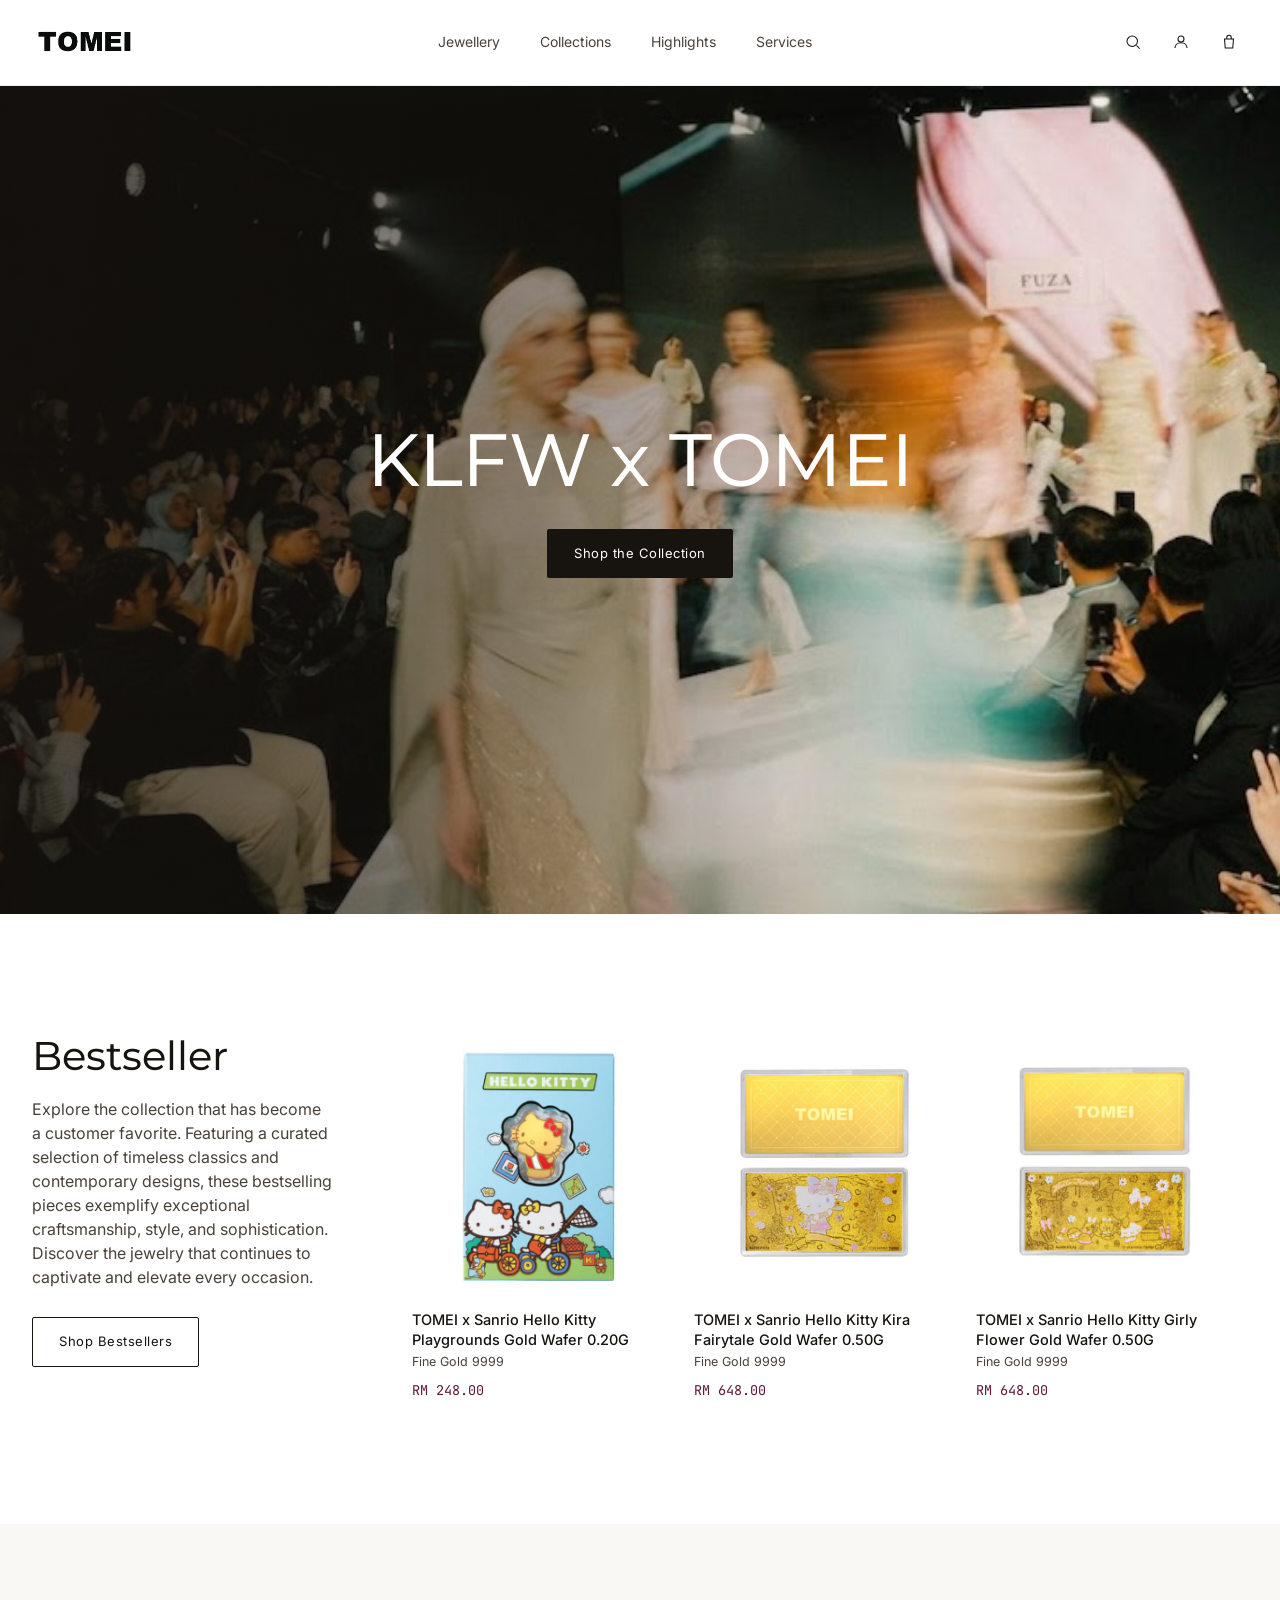
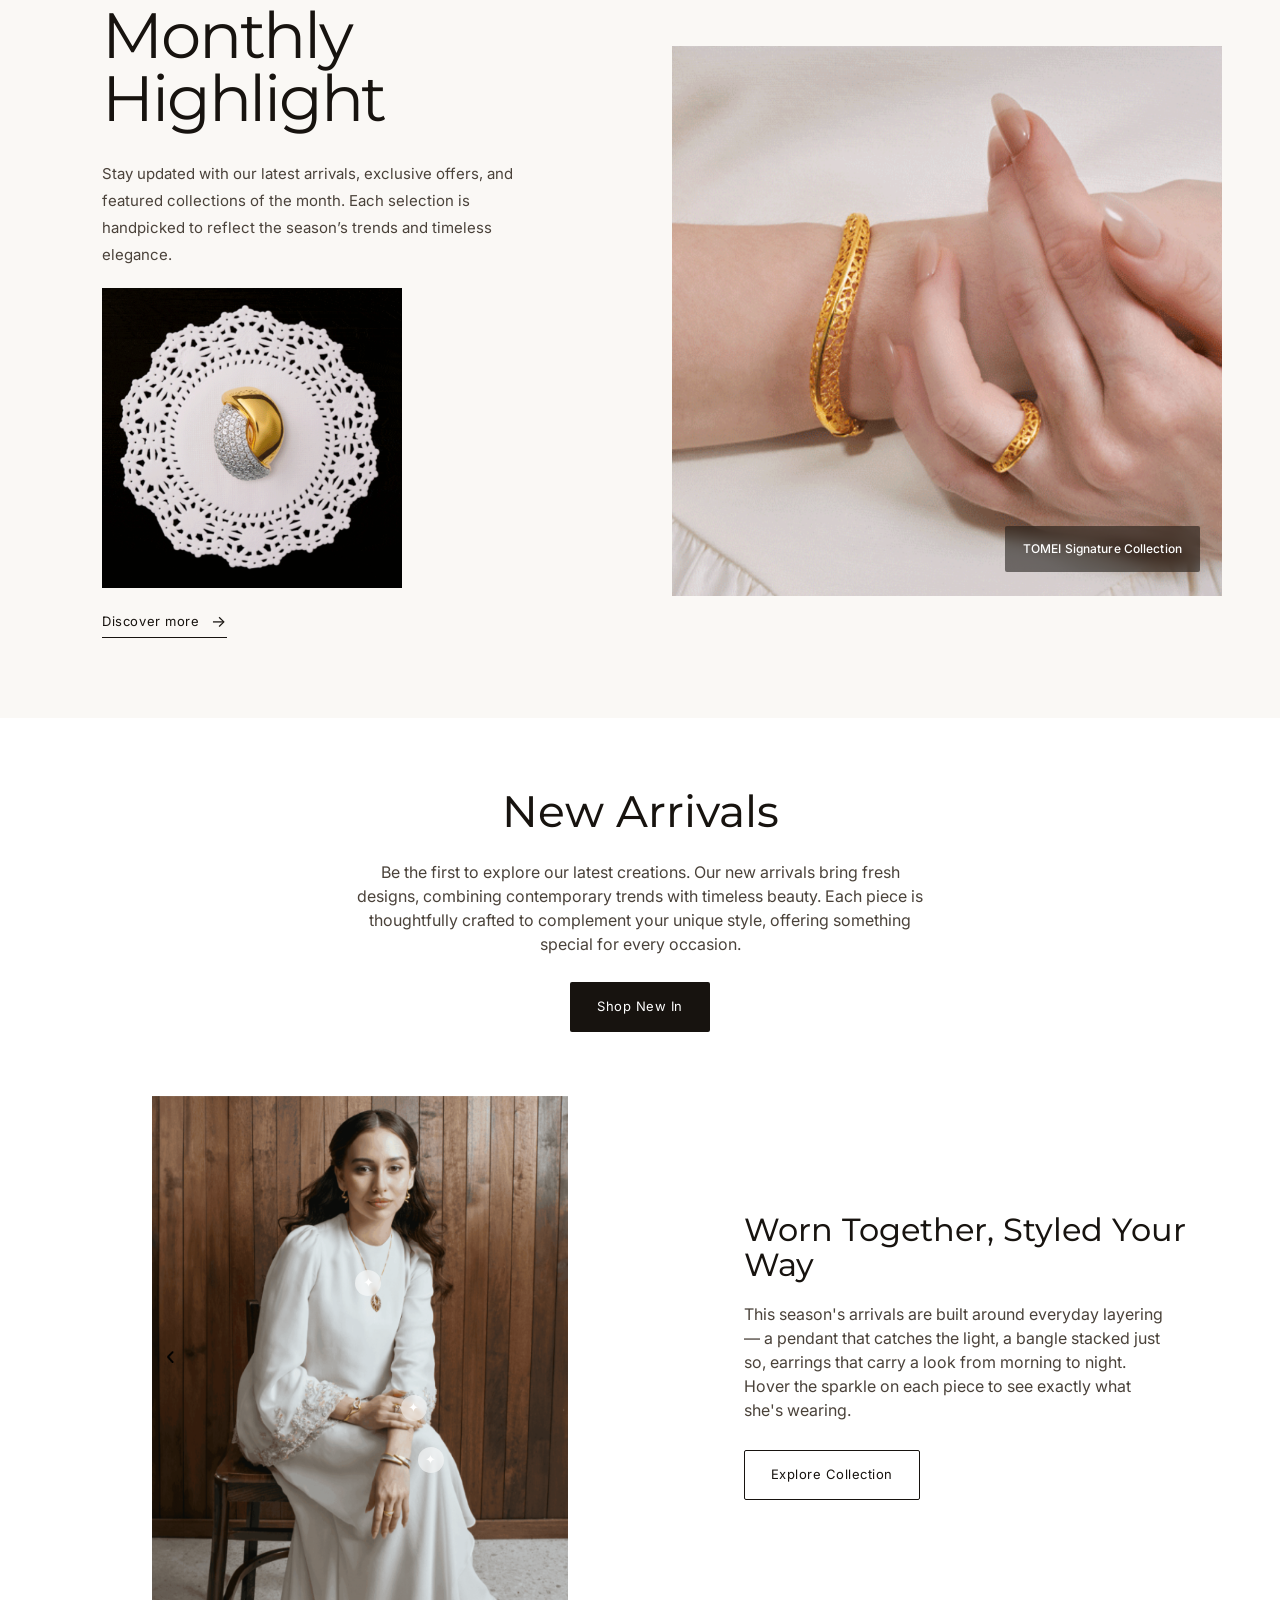
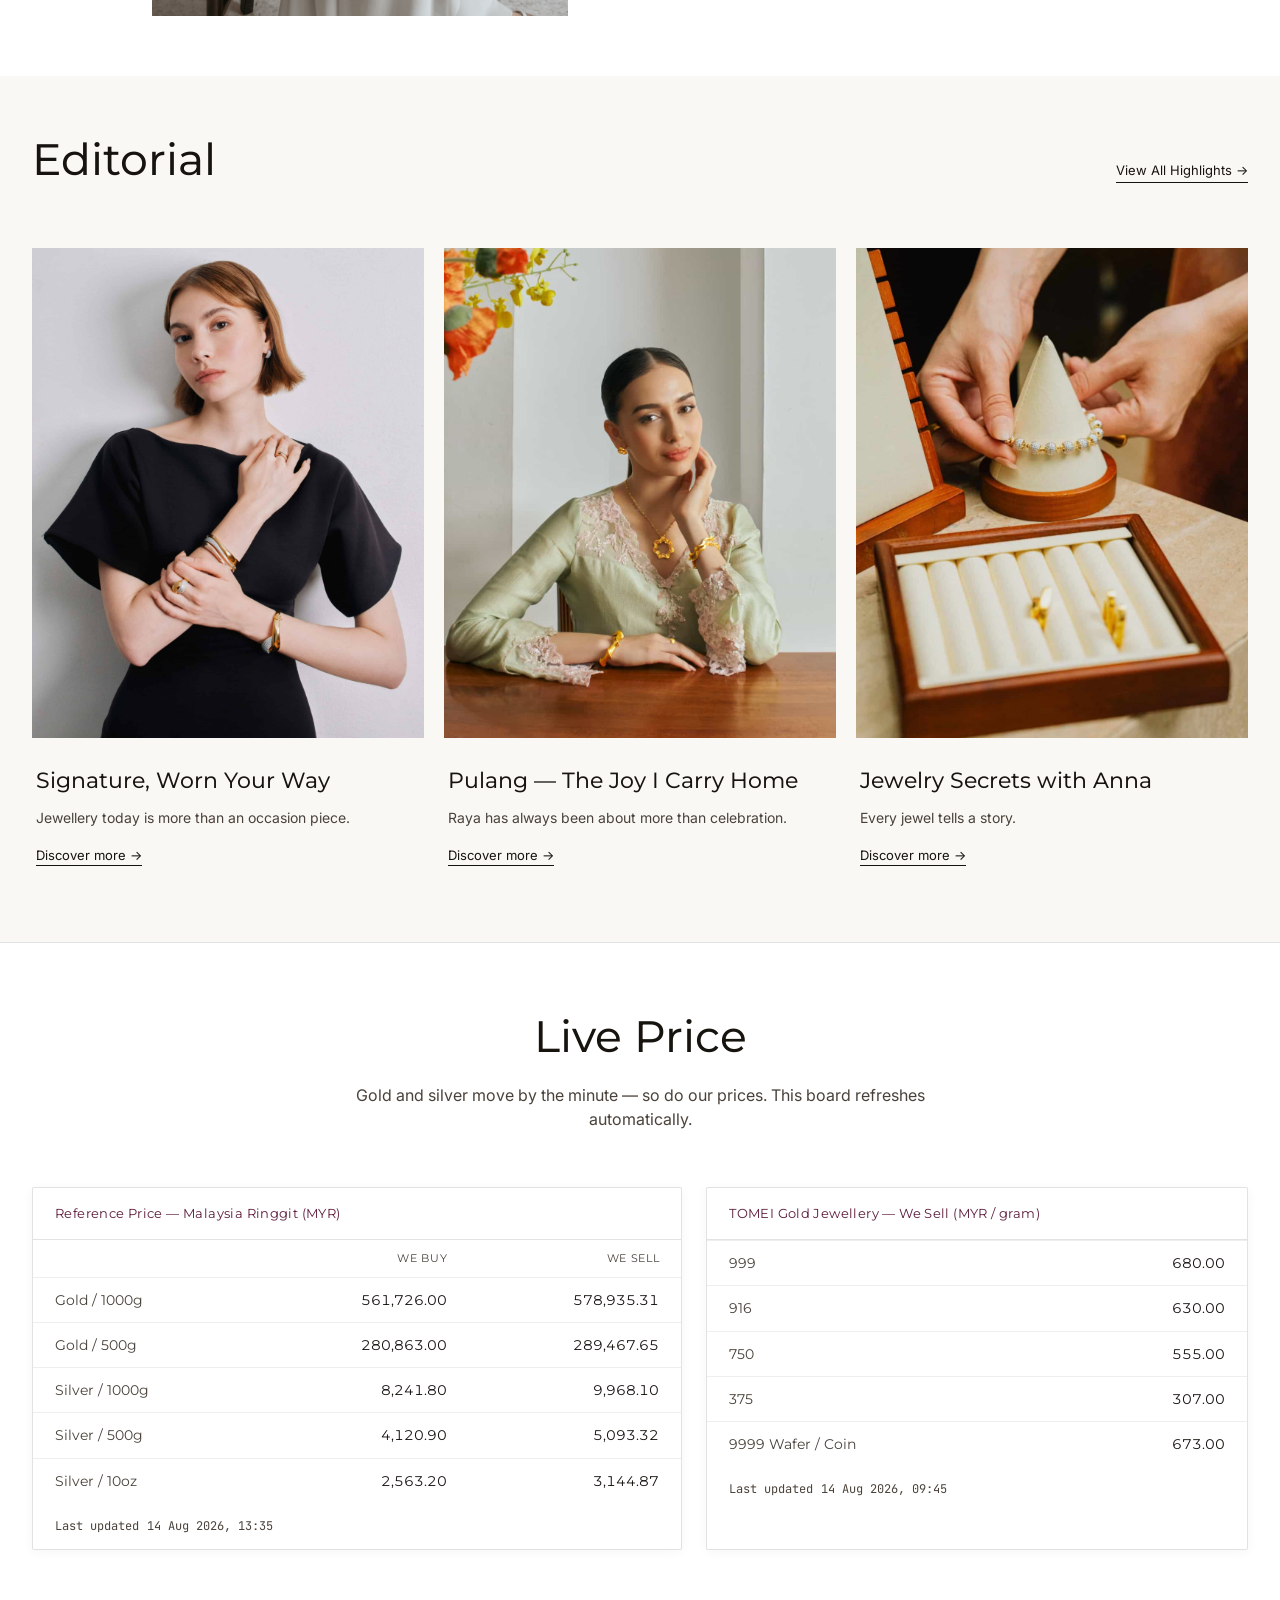
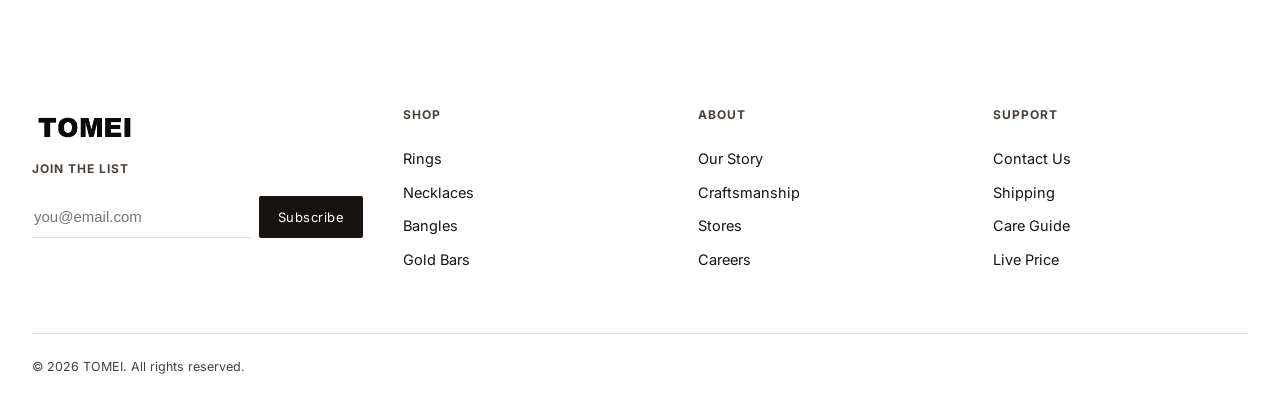
<file: index.html>
<!DOCTYPE html>
<html lang="en">
<head>
<meta charset="UTF-8">
<meta name="viewport" content="width=device-width, initial-scale=1.0">
<title>TOMEI — Gold &amp; Jewellery, Reimagined</title>
<link rel="preconnect" href="https://fonts.googleapis.com">
<link rel="preconnect" href="https://fonts.gstatic.com" crossorigin>
<link href="https://fonts.googleapis.com/css2?family=Fraunces:ital,opsz,wght@0,9..144,300;0,9..144,450;0,9..144,600;1,9..144,450&family=Inter:wght@400;500;600&family=JetBrains+Mono:wght@400;500&display=swap" rel="stylesheet">
<link href="https://fonts.googleapis.com/css2?family=Montserrat:wght@400;500;600&display=swap" rel="stylesheet">
<link rel="stylesheet" href="styling/styles.css">
<link rel="stylesheet" href="styling/header.css">
<link rel="stylesheet" href="styling/footer.css">
</head>
<body>

<!-- Header -->
<header class="site-header" id="siteHeader">
    <div class="header-inner">
        <a href="index.html" class="logo">
        <img src="assets/Tomei Logo.png" alt="TOMEI"/>
        </a>

        <nav class="main-nav" id="mainNav">

    <div class="nav-item">
        <a href="#jewellery">Jewellery</a>

        <div class="mega-menu">
            <div class="mega-menu__inner">

                <div class="mega-column">
                    <span class="mega-column__label">SHOP JEWELLERY</span>
                    <a href="shop.html">Rings</a>
                    <a href="shop.html">Necklaces</a>
                    <a href="shop.html">Bracelets</a>
                    <a href="shop.html">Bangles</a>
                    <a href="shop.html">Earrings</a>
                </div>

                <div class="mega-column">
                    <span class="mega-column__label">BY COLLECTION</span>
                    <a href="collections.html">Signature Collection</a>
                    <a href="collections.html">Yellow Gold</a>
                    <a href="collections.html">Prima Gold</a>
                    <a href="#">New Arrivals</a>
                    <a href="#">Best Sellers</a>
                </div>

                <div class="mega-column mega-column--feature">
                    <span class="mega-column__label">DISCOVER TOMEI</span>
                    <p>
                        Discover jewellery designed to celebrate
                        every moment, crafted with timeless artistry.
                    </p>
                    <a href="#" class="mega-link">Explore Collection →</a>
                </div>

            </div>
        </div>
    </div>


    <div class="nav-item">
        <a href="collections.html">Collections</a>

        <div class="mega-menu">
            <div class="mega-menu__inner">

                <div class="mega-column">
                    <span class="mega-column__label">FEATURED</span>
                    <a href="#">New Arrivals</a>
                    <a href="#">Bestsellers</a>
                    <a href="collections.html">Signature Collection</a>
                    <a href="#">Monthly Highlight</a>
                </div>

                <div class="mega-column">
                    <span class="mega-column__label">GOLD</span>
                    <a href="#">999 Gold</a>
                    <a href="#">916 Gold</a>
                    <a href="#">750 Gold</a>
                    <a href="#">9999 Gold</a>
                </div>

                <div class="mega-column mega-column--feature">
                    <span class="mega-column__label">THE TOMEI EDIT</span>
                    <p>
                        A curated selection of pieces created
                        for modern expression.
                    </p>
                    <a href="collections.html" class="mega-link">View Collections →</a>
                </div>

            </div>
        </div>
    </div>


    <div class="nav-item">
        <a href="highlights.html">Highlights</a>

        <div class="mega-menu">
            <div class="mega-menu__inner">

                <div class="mega-column">
                    <span class="mega-column__label">EDITORIAL</span>
                    <a href="highlights.html#signature-worn-your-way">Signature, Worn Your Way</a>
                    <a href="highlights.html#pulang">Pulang</a>
                    <a href="highlights.html#jewelry-secrets">Jewelry Secrets</a>
                </div>

                <div class="mega-column">
                    <span class="mega-column__label">EXPLORE</span>
                    <a href="highlights.html">Stories</a>
                    <a href="highlights.html">Campaigns</a>
                    <a href="#">Style Guide</a>
                    <a href="#">Jewellery Guide</a>
                </div>

                <div class="mega-column mega-column--feature">
                    <span class="mega-column__label">LATEST STORY</span>
                    <p>
                        Jewellery today is more than an occasion piece.
                        Discover the stories behind every collection.
                    </p>
                    <a href="highlights.html" class="mega-link">Read More →</a>
                </div>

            </div>
        </div>
    </div>


    <div class="nav-item">
        <a href="#services">Services</a>

        <div class="mega-menu">
            <div class="mega-menu__inner">

                <div class="mega-column">
                    <span class="mega-column__label">SERVICES</span>
                    <a href="#">Jewellery Care</a>
                    <a href="#">Repairs</a>
                    <a href="#">Custom Jewellery</a>
                    <a href="#">Personalisation</a>
                </div>

                <div class="mega-column">
                    <span class="mega-column__label">HELP</span>
                    <a href="#">Care Guide</a>
                    <a href="#">Shipping</a>
                    <a href="#">Returns</a>
                    <a href="#">Contact Us</a>
                </div>

                <div class="mega-column mega-column--feature">
                    <span class="mega-column__label">VISIT TOMEI</span>
                    <p>
                        Discover the TOMEI experience in person
                        at one of our stores.
                    </p>
                    <a href="#" class="mega-link">Find a Store →</a>
                </div>

            </div>
        </div>
    </div>

</nav>

        <div class="header-icons">
        <button class="icon-btn" id="searchToggle" aria-label="Search">
            <svg width="18" height="18" viewBox="0 0 24 24" fill="none" stroke="currentColor" stroke-width="1.4"><circle cx="11" cy="11" r="7"/><line x1="21" y1="21" x2="16.65" y2="16.65"/></svg>
        </button>
        <button class="icon-btn" aria-label="Account">
            <svg width="18" height="18" viewBox="0 0 24 24" fill="none" stroke="currentColor" stroke-width="1.4"><circle cx="12" cy="8" r="4"/><path d="M4 20c0-4.4 3.6-7 8-7s8 2.6 8 7"/></svg>
        </button>
        <button class="icon-btn" aria-label="Bag">
            <svg width="18" height="18" viewBox="0 0 24 24" fill="none" stroke="currentColor" stroke-width="1.4"><path d="M6 8h12l-1 12H7L6 8Z"/><path d="M9 8V6a3 3 0 0 1 6 0v2"/></svg>
        </button>
        <button class="icon-btn nav-toggle" id="navToggle" aria-label="Menu">
            <svg width="18" height="18" viewBox="0 0 24 24" fill="none" stroke="currentColor" stroke-width="1.4"><line x1="3" y1="6" x2="21" y2="6"/><line x1="3" y1="12" x2="21" y2="12"/><line x1="3" y1="18" x2="21" y2="18"/></svg>
        </button>
        </div>
    </div>

    <div class="search-panel" id="searchPanel">
        <input type="text" placeholder="Search rings, necklaces, gold bars…" aria-label="Search">
    </div>
</header>

    <!-- Hero -->
<section class="hero" id="hero">
    <div class="hero__slides">
        <div class="hero__slide is-active">
        <div class="hero__media"><img src="assets/heros/hero1.jpeg" alt="KLFW x TOMEI runway"></div>
        <div class="hero__scrim"></div>
        <div class="hero__content">
            <h1>KLFW x TOMEI</h1>
            <a href="#collections" class="btn btn--solid">Shop the Collection</a>
        </div>
        </div>

        <div class="hero__slide">
        <div class="hero__media"><img src="assets/heros/hero2.jpeg" alt="TOMEI jewellery detail"></div>
        <div class="hero__scrim"></div>
        <div class="hero__content hero__content--bottom-left">
            <h1>Signature Collection</h1>
            <p class="hero__sub">Elegance defined by cutting-edge artistry</p>
            <a href="#bestseller" class="btn btn--solid">Shop Collection</a>
        </div>
        </div>

        <div class="hero__slide">
        <div class="hero__media"><img src="assets/heros/hero3.jpeg" alt="TOMEI model portrait"></div>
        <div class="hero__scrim"></div>
        <div class="hero__content hero__content--bottom-left">
            <h1>Pure Gold, Perfected</h1>
            <p class="hero__sub">Prima Gold celebrates refined craftsmanship in statement silhouette</p>
            <a href="#editorial" class="btn btn--solid">Shop Collection</a>
        </div>
        </div>

        <div class="hero__slide">
        <div class="hero__media"><img src="assets/heros/hero4.jpeg" alt="TOMEI model portrait"></div>
        <div class="hero__scrim"></div>
        <div class="hero__content hero__content--bottom-left">
            <h1>The Yellow Gold Edit</h1>
            <p class="hero__sub">Classic designs reimagined for contemporary wear</p>
            <a href="#editorial" class="btn btn--solid">Discover Now</a>
        </div>
        </div>

        <div class="hero__slide">
        <div class="hero__media"><img src="assets/heros/hero5.jpeg" alt="TOMEI model portrait"></div>
        <div class="hero__scrim"></div>
        <div class="hero__content hero__content--bottom-left">
            <h1>Where Gold Meets Grandeur</h1>
            <p class="hero__sub">Statement pieces crafted with Italian Influence</p>
            <a href="#editorial" class="btn btn--solid">Explore Collection</a>
        </div>
        </div>
    </div>
        <div class="hero__dots" id="heroDots"></div>
</section>

    <!-- Bestseller -->
    <section class="rail-section" id="bestseller">
    <div class="rail-section__intro reveal">
        <h2>Bestseller</h2>
        <p>Explore the collection that has become a customer favorite. Featuring a curated selection of timeless classics and contemporary designs, these bestselling pieces exemplify exceptional craftsmanship, style, and sophistication. Discover the jewelry that continues to captivate and elevate every occasion. </p>
        <a href="shop.html" class="btn btn--outline">Shop Bestsellers</a>
    </div>

    <div class="rail" data-rail>
        <div class="rail__track" data-rail-track>
        <article class="card reveal">
            <div class="card__media">
            <img src="assets/products/Hello Kitty 0.2G.png" alt="Gold wafer gift set">
            </div>
            <div class="card__body">
            <p class="card__name">TOMEI x Sanrio Hello Kitty Playgrounds Gold Wafer 0.20G</p>
            <p class="card__meta">Fine Gold 9999</p>
            <p class="card__price">RM 248.00</p>
            </div>
        </article>

        <article class="card reveal">
            <div class="card__media">
            <img src="assets/products/Hello Kitty 0.5G.png" alt="Gold wafer">
            </div>
            <div class="card__body">
            <p class="card__name">TOMEI x Sanrio Hello Kitty Kira Fairytale Gold Wafer 0.50G</p>
            <p class="card__meta">Fine Gold 9999</p>
            <p class="card__price">RM 648.00</p>
            </div>
        </article>

        <article class="card reveal">
            <div class="card__media">
            <img src="assets/products/Hello Kitty Flower 0.5G.png" alt="Gold wafer, floral motif">
            </div>
            <div class="card__body">
            <p class="card__name">TOMEI x Sanrio Hello Kitty Girly Flower Gold Wafer 0.50G</p>
            <p class="card__meta">Fine Gold 9999</p>
            <p class="card__price">RM 648.00</p>
            </div>
        </article>

        </div>
    </div>
    </section>

    <!-- =========================================================
        MONTHLY HIGHLIGHT
        ========================================================= -->

    <section class="monthly-highlight">

        <!-- LEFT: EDITORIAL CONTENT -->
        <div class="monthly-highlight__left">

            <div class="monthly-highlight__text">

                <h2>
                    Monthly<br>
                    Highlight
                </h2>

                <p>
                    Stay updated with our latest arrivals, exclusive offers,
                    and featured collections of the month. Each selection is
                    handpicked to reflect the season’s trends and timeless
                    elegance.
                </p>

            </div>


            <!-- FEATURED PRODUCT -->
            <div class="monthly-highlight__product">

                <div class="monthly-highlight__product-image">
                    <img
                        src="assets/heros/Monthly 1.png"
                        alt="Featured TOMEI jewellery"
                    >
                </div>

                <a href="#" class="monthly-highlight__cta">
                    <span>Discover more</span>
                    <span class="monthly-highlight__arrow">→</span>
                </a>

            </div>

        </div>


        <!-- RIGHT: CAMPAIGN IMAGE -->
        <div class="monthly-highlight__right">
            <img
                src="assets/heros/Monthly 2.png"
                alt="TOMEI jewellery collection"
            >

            <div class="monthly-highlight__tag">
                <span class="monthly-highlight__tag-name">TOMEI Signature Collection</span>
            </div>
        </div>
    </section>

    <!-- New Arrival -->
    <section class="arrivals" id="collections">
    <div class="arrivals__head reveal">
        <h2>New Arrivals</h2>
        <p>Be the first to explore our latest creations. Our new arrivals bring fresh designs, combining contemporary trends with timeless beauty. Each piece is thoughtfully crafted to complement your unique style, offering something special for every occasion.  </p>
        <a href="shop.html" class="btn btn--solid">Shop New In</a>
    </div>

    <div class="spotlight reveal" id="arrivalsSpotlight">
        <div class="spotlight__media">
            <div class="spotlight__viewport">
                <div class="spotlight__track" id="spotlightTrack">
                    <div class="spotlight__slide is-active">
                        <div class="spotlight__frame">
                            <img src="assets/products/new arrivals/NA-1.png" alt="New arrival styled with TOMEI jewellery">
                            <div class="spotlight__hotspots">
                                <a href="#" class="spotlight__hotspot" style="top: 36%; left: 52%;">
                                    <span class="spotlight__hotspot-dot">✦</span>
                                    <span class="spotlight__hotspot-card">
                                        <span class="spotlight__hotspot-name">TOMEI Chasing Light Necklace, Yellow Gold 999 (5G)</span>
                                        <span class="spotlight__hotspot-price">RM5,898.00</span>
                                    </span>
                                </a>
                                <a href="#" class="spotlight__hotspot" style="top: 60%; left: 63%;">
                                    <span class="spotlight__hotspot-dot">✦</span>
                                    <span class="spotlight__hotspot-card">
                                        <span class="spotlight__hotspot-name">TOMEI Dual-Tone Ring, Yellow Gold 916</span>
                                        <span class="spotlight__hotspot-price">RM1,807.00</span>
                                    </span>
                                </a>
                                <a href="#" class="spotlight__hotspot" style="top: 70%; left: 67%;">
                                    <span class="spotlight__hotspot-dot">✦</span>
                                    <span class="spotlight__hotspot-card">
                                        <span class="spotlight__hotspot-name">TOMEI Diamond Cut Collection Bangle, Yellow Gold 916</span>
                                        <span class="spotlight__hotspot-price">RM 19,904.00</span>
                                    </span>
                                </a>
                            </div>
                        </div>
                    </div>
                </div>
            </div>
        </div>

        <div class="spotlight__info">
            <h3>Worn Together, Styled Your Way</h3>
            <p>This season's arrivals are built around everyday layering — a pendant that catches the light, a bangle stacked just so, earrings that carry a look from morning to night. Hover the sparkle on each piece to see exactly what she's wearing.</p>
            <a href="#" class="btn btn--outline">Explore Collection</a>
        </div>
        </div>
    </section>

    <!-- Editorial -->
    <section class="editorial" id="editorial">
    <div class="editorial__head reveal">
        <h2>Editorial</h2>
        <a href="highlights.html" class="link-arrow">View All Highlights →</a>
    </div>

    <div class="editorial__grid">
        <a class="ed-card reveal" href="highlights.html#signature-worn-your-way">
        <div class="ed-card__media">
            <img src="assets/products/Editorial1.png" alt="Model wearing layered gold bangles">
        </div>
        <div class="ed-card__body">
            <h3>Signature, Worn Your Way</h3>
            <p>Jewellery today is more than an occasion piece.</p>
            <span class="link-arrow">Discover more →</span>
        </div>
        </a>

        <a class="ed-card reveal" href="highlights.html#pulang">
        <div class="ed-card__media">
            <img src="assets/products/Editorial2.png" alt="Model in traditional dress wearing gold jewellery">
        </div>
        <div class="ed-card__body">
            <h3>Pulang — The Joy I Carry Home</h3>
            <p>Raya has always been about more than celebration.</p>
            <span class="link-arrow">Discover more →</span>
        </div>
        </a>

        <a class="ed-card reveal" href="highlights.html#jewelry-secrets">
        <div class="ed-card__media">
            <img src="assets/products/Editorial3.png" alt="Craftsperson arranging jewellery in a display box">
        </div>
        <div class="ed-card__body">
            <h3>Jewelry Secrets with Anna</h3>
            <p>Every jewel tells a story.</p>
            <span class="link-arrow">Discover more →</span>
        </div>
        </a>
    </div>
    </section>

    <!-- Live Price -->
    <section class="live-price" id="live-price">
    <div class="live-price__head reveal">
        <h2>Live Price</h2>
        <p>Gold and silver move by the minute — so do our prices. This board refreshes automatically.</p>
    </div>

    <div class="price-boards reveal">
        <div class="price-board">
        <div class="price-board__head">
            <span>Reference Price — Malaysia Ringgit (MYR)</span>
        </div>
        <table>
            <thead>
            <tr><th></th><th>We Buy</th><th>We Sell</th></tr>
            </thead>
            <tbody id="refPriceBody">
            <tr data-base-buy="561726.00" data-base-sell="578935.31"><td>Gold / 1000g</td><td class="num" data-cell="buy">561,726.00</td><td class="num" data-cell="sell">578,935.31</td></tr>
            <tr data-base-buy="280863.00" data-base-sell="289467.65"><td>Gold / 500g</td><td class="num" data-cell="buy">280,863.00</td><td class="num" data-cell="sell">289,467.65</td></tr>
            <tr data-base-buy="8241.80" data-base-sell="9968.10"><td>Silver / 1000g</td><td class="num" data-cell="buy">8,241.80</td><td class="num" data-cell="sell">9,968.10</td></tr>
            <tr data-base-buy="4120.90" data-base-sell="5093.32"><td>Silver / 500g</td><td class="num" data-cell="buy">4,120.90</td><td class="num" data-cell="sell">5,093.32</td></tr>
            <tr data-base-buy="2563.20" data-base-sell="3144.87"><td>Silver / 10oz</td><td class="num" data-cell="buy">2,563.20</td><td class="num" data-cell="sell">3,144.87</td></tr>
            </tbody>
        </table>
        <p class="price-board__updated">Last updated <span id="refUpdated">14 Aug 2026, 13:35</span> <span class="dot dot--live"></span></p>
        </div>

        <div class="price-board">
        <div class="price-board__head">
            <span>TOMEI Gold Jewellery — We Sell (MYR / gram)</span>
        </div>
        <table>
            <tbody id="jewPriceBody">
            <tr data-base-sell="680.00"><td>999</td><td class="num" data-cell="sell">680.00</td></tr>
            <tr data-base-sell="630.00"><td>916</td><td class="num" data-cell="sell">630.00</td></tr>
            <tr data-base-sell="555.00"><td>750</td><td class="num" data-cell="sell">555.00</td></tr>
            <tr data-base-sell="307.00"><td>375</td><td class="num" data-cell="sell">307.00</td></tr>
            <tr data-base-sell="673.00"><td>9999 Wafer / Coin</td><td class="num" data-cell="sell">673.00</td></tr>
            </tbody>
        </table>
        <p class="price-board__updated">Last updated <span id="jewUpdated">14 Aug 2026, 09:45</span> <span class="dot dot--live"></span></p>
        </div>
    </div>
</section>

    <!-- Footer -->
<!-- Footer -->
<footer class="site-footer">
    <div class="footer-links reveal">
        <div class="footer-links__newsletter">
            <a href="index.html" class="logo logo--footer">
                <img src="assets/Tomei Logo.png" alt="TOMEI">
            </a>
            <h4>Join the list</h4>
            <form class="newsletter" onsubmit="return false;">
                <div class="newsletter__row">
                    <input id="newsletterEmail" type="email" placeholder="you@email.com" required>
                    <button type="submit" class="btn btn--solid btn--small">Subscribe</button>
                </div>
            </form>
        </div>

        <div>
            <h4>Shop</h4>
            <a href="shop.html">Rings</a><a href="shop.html">Necklaces</a><a href="shop.html">Bangles</a><a href="shop.html">Gold Bars</a>
        </div>
        <div>
            <h4>About</h4>
            <a href="#">Our Story</a><a href="#">Craftsmanship</a><a href="#">Stores</a><a href="#">Careers</a>
        </div>
        <div>
            <h4>Support</h4>
            <a href="#">Contact Us</a><a href="#">Shipping</a><a href="#">Care Guide</a><a href="#live-price">Live Price</a>
        </div>
    </div>

    <div class="footer-bottom">
        <span>© 2026 TOMEI. All rights reserved.</span>
    </div>
</footer>

<button class="to-top" id="toTop" aria-label="Back to top">↑</button>

<script src="scripts/script.js"></script>
</body>
</html>
</file>
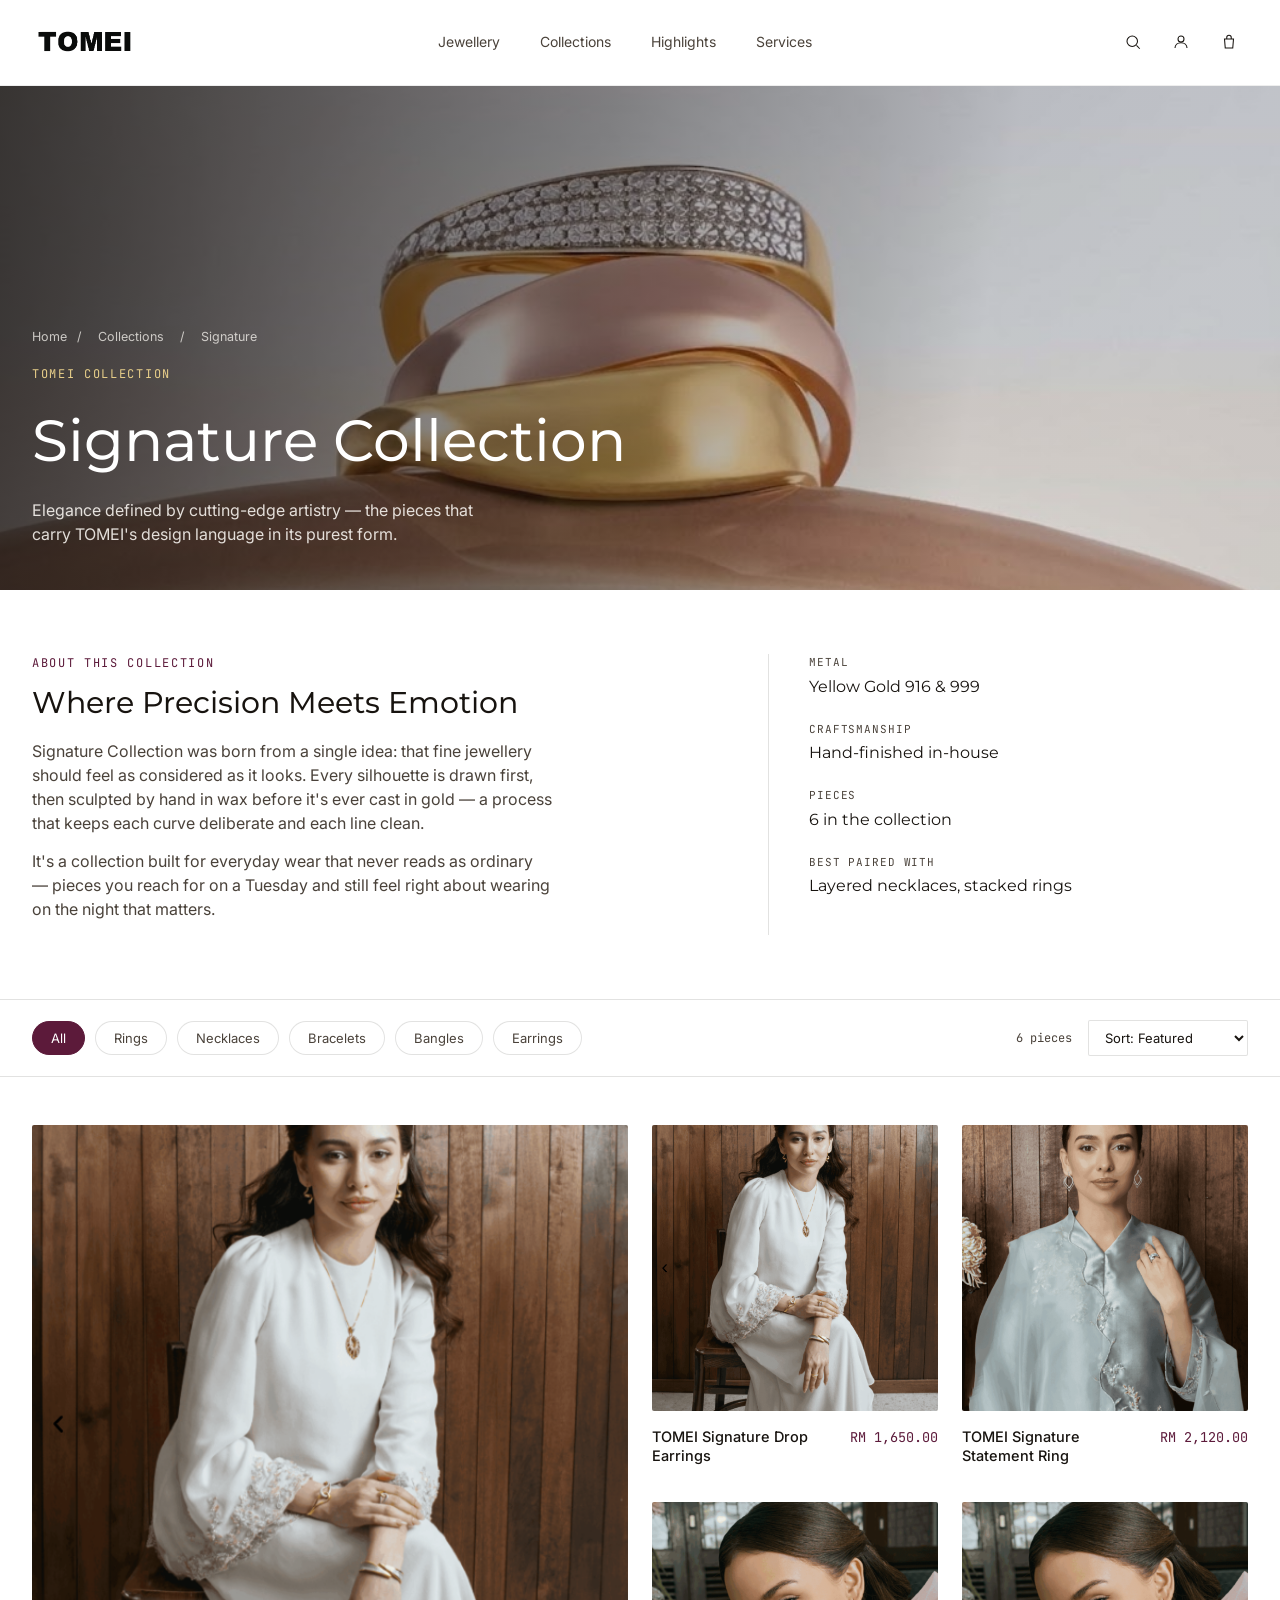
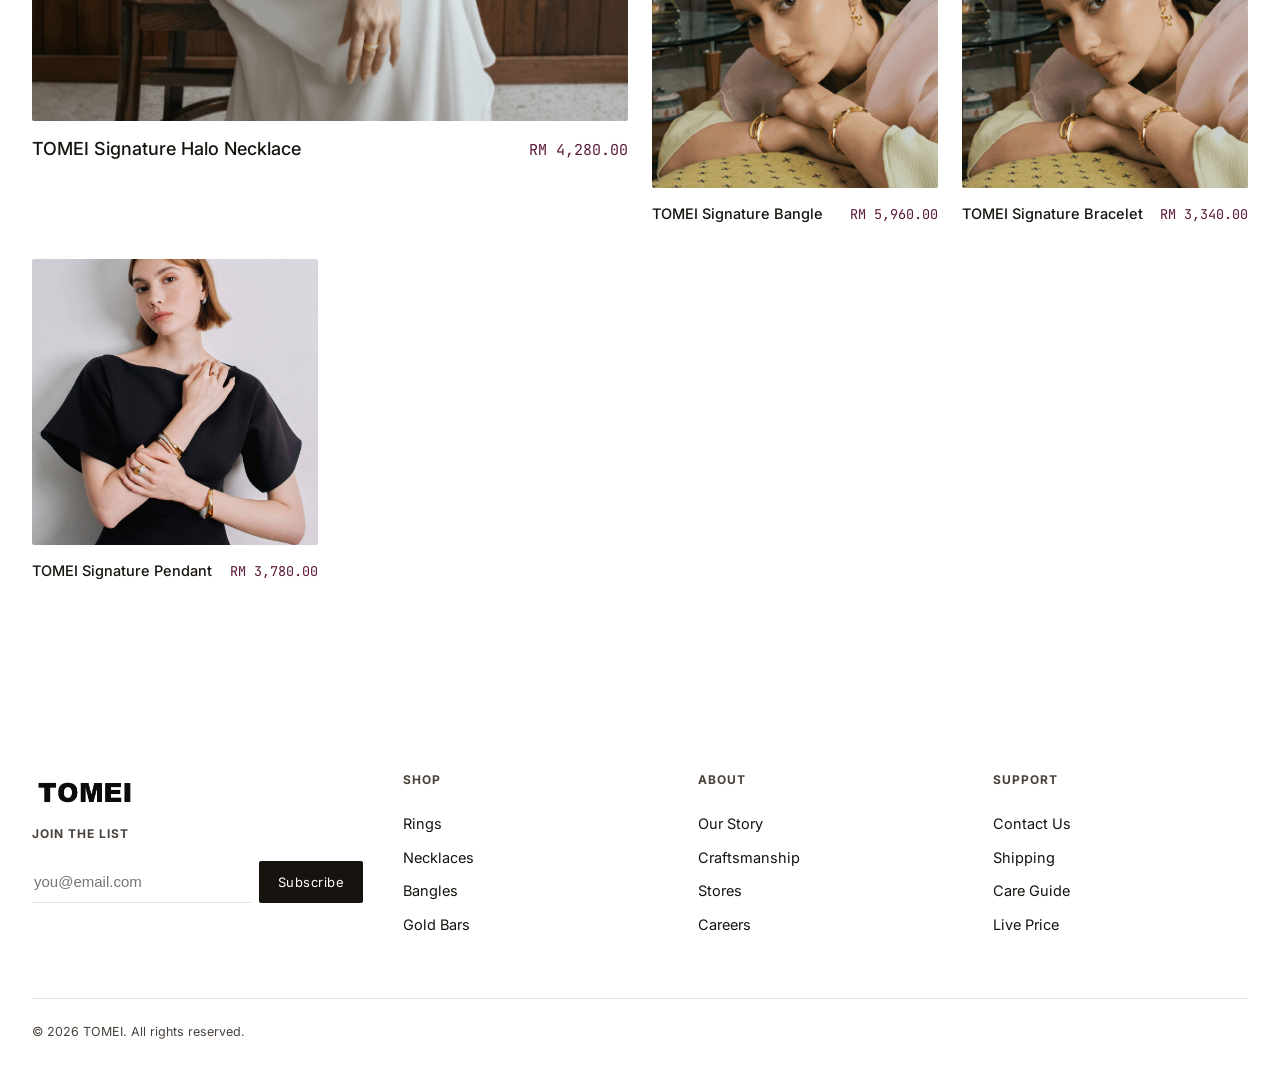
<file: collections.html>
<!DOCTYPE html>
<html lang="en">
<head>
<meta charset="UTF-8">
<meta name="viewport" content="width=device-width, initial-scale=1.0">
<title>Signature Collection — TOMEI</title>
<link rel="preconnect" href="https://fonts.googleapis.com">
<link rel="preconnect" href="https://fonts.gstatic.com" crossorigin>
<link href="https://fonts.googleapis.com/css2?family=Fraunces:ital,opsz,wght@0,9..144,300;0,9..144,450;0,9..144,600;1,9..144,450&family=Inter:wght@400;500;600&family=JetBrains+Mono:wght@400;500&display=swap" rel="stylesheet">
<link href="https://fonts.googleapis.com/css2?family=Montserrat:wght@400;500;600&display=swap" rel="stylesheet">
<link rel="stylesheet" href="styling/styles.css">
<link rel="stylesheet" href="styling/header.css">
<link rel="stylesheet" href="styling/footer.css">
<link rel="stylesheet" href="styling/shop.css">
<link rel="stylesheet" href="styling/collections.css">
</head>
<body>

<!-- Header -->
<header class="site-header" id="siteHeader">
    <div class="header-inner">
        <a href="index.html" class="logo">
        <img src="assets/Tomei Logo.png" alt="TOMEI"/>
        </a>

        <nav class="main-nav" id="mainNav">

    <div class="nav-item">
        <a href="#jewellery">Jewellery</a>

        <div class="mega-menu">
            <div class="mega-menu__inner">

                <div class="mega-column">
                    <span class="mega-column__label">SHOP JEWELLERY</span>
                    <a href="shop.html">Rings</a>
                    <a href="shop.html">Necklaces</a>
                    <a href="shop.html">Bracelets</a>
                    <a href="shop.html">Bangles</a>
                    <a href="shop.html">Earrings</a>
                </div>

                <div class="mega-column">
                    <span class="mega-column__label">BY COLLECTION</span>
                    <a href="collections.html">Signature Collection</a>
                    <a href="collections.html">Yellow Gold</a>
                    <a href="collections.html">Prima Gold</a>
                    <a href="index.html#collections">New Arrivals</a>
                    <a href="index.html#bestseller">Best Sellers</a>
                </div>

                <div class="mega-column mega-column--feature">
                    <span class="mega-column__label">DISCOVER TOMEI</span>
                    <p>
                        Discover jewellery designed to celebrate
                        every moment, crafted with timeless artistry.
                    </p>
                    <a href="shop.html" class="mega-link">Explore Collection →</a>
                </div>

            </div>
        </div>
    </div>


    <div class="nav-item">
        <a href="collections.html">Collections</a>

        <div class="mega-menu">
            <div class="mega-menu__inner">

                <div class="mega-column">
                    <span class="mega-column__label">FEATURED</span>
                    <a href="index.html#collections">New Arrivals</a>
                    <a href="index.html#bestseller">Bestsellers</a>
                    <a href="collections.html">Signature Collection</a>
                    <a href="index.html#monthly">Monthly Highlight</a>
                </div>

                <div class="mega-column">
                    <span class="mega-column__label">GOLD</span>
                    <a href="shop.html">999 Gold</a>
                    <a href="shop.html">916 Gold</a>
                    <a href="shop.html">750 Gold</a>
                    <a href="shop.html">9999 Gold</a>
                </div>

                <div class="mega-column mega-column--feature">
                    <span class="mega-column__label">THE TOMEI EDIT</span>
                    <p>
                        A curated selection of pieces created
                        for modern expression.
                    </p>
                    <a href="shop.html" class="mega-link">View Collections →</a>
                </div>

            </div>
        </div>
    </div>


    <div class="nav-item">
        <a href="highlights.html">Highlights</a>

        <div class="mega-menu">
            <div class="mega-menu__inner">

                <div class="mega-column">
                    <span class="mega-column__label">EDITORIAL</span>
                    <a href="highlights.html#signature-worn-your-way">Signature, Worn Your Way</a>
                    <a href="highlights.html#pulang">Pulang</a>
                    <a href="highlights.html#jewelry-secrets">Jewelry Secrets</a>
                </div>

                <div class="mega-column">
                    <span class="mega-column__label">EXPLORE</span>
                    <a href="highlights.html">Stories</a>
                    <a href="highlights.html">Campaigns</a>
                    <a href="#">Style Guide</a>
                    <a href="#">Jewellery Guide</a>
                </div>

                <div class="mega-column mega-column--feature">
                    <span class="mega-column__label">LATEST STORY</span>
                    <p>
                        Jewellery today is more than an occasion piece.
                        Discover the stories behind every collection.
                    </p>
                    <a href="highlights.html" class="mega-link">Read More →</a>
                </div>

            </div>
        </div>
    </div>


    <div class="nav-item">
        <a href="#services">Services</a>

        <div class="mega-menu">
            <div class="mega-menu__inner">

                <div class="mega-column">
                    <span class="mega-column__label">SERVICES</span>
                    <a href="#">Jewellery Care</a>
                    <a href="#">Repairs</a>
                    <a href="#">Custom Jewellery</a>
                    <a href="#">Personalisation</a>
                </div>

                <div class="mega-column">
                    <span class="mega-column__label">HELP</span>
                    <a href="#">Care Guide</a>
                    <a href="#">Shipping</a>
                    <a href="#">Returns</a>
                    <a href="#">Contact Us</a>
                </div>

                <div class="mega-column mega-column--feature">
                    <span class="mega-column__label">VISIT TOMEI</span>
                    <p>
                        Discover the TOMEI experience in person
                        at one of our stores.
                    </p>
                    <a href="#" class="mega-link">Find a Store →</a>
                </div>

            </div>
        </div>
    </div>

</nav>

        <div class="header-icons">
        <button class="icon-btn" id="searchToggle" aria-label="Search">
            <svg width="18" height="18" viewBox="0 0 24 24" fill="none" stroke="currentColor" stroke-width="1.4"><circle cx="11" cy="11" r="7"/><line x1="21" y1="21" x2="16.65" y2="16.65"/></svg>
        </button>
        <button class="icon-btn" aria-label="Account">
            <svg width="18" height="18" viewBox="0 0 24 24" fill="none" stroke="currentColor" stroke-width="1.4"><circle cx="12" cy="8" r="4"/><path d="M4 20c0-4.4 3.6-7 8-7s8 2.6 8 7"/></svg>
        </button>
        <button class="icon-btn" aria-label="Bag">
            <svg width="18" height="18" viewBox="0 0 24 24" fill="none" stroke="currentColor" stroke-width="1.4"><path d="M6 8h12l-1 12H7L6 8Z"/><path d="M9 8V6a3 3 0 0 1 6 0v2"/></svg>
        </button>
        <button class="icon-btn nav-toggle" id="navToggle" aria-label="Menu">
            <svg width="18" height="18" viewBox="0 0 24 24" fill="none" stroke="currentColor" stroke-width="1.4"><line x1="3" y1="6" x2="21" y2="6"/><line x1="3" y1="12" x2="21" y2="12"/><line x1="3" y1="18" x2="21" y2="18"/></svg>
        </button>
        </div>
    </div>

    <div class="search-panel" id="searchPanel">
        <input type="text" placeholder="Search rings, necklaces, gold bars…" aria-label="Search">
    </div>
</header>

<!-- Collection hero -->
<section class="coll-hero">
    <div class="coll-hero__media"><img src="assets/heros/hero2.jpeg" alt="Signature Collection"></div>
    <div class="coll-hero__scrim"></div>
    <div class="coll-hero__content">
        <div class="coll-hero__crumb reveal">
            <a href="index.html">Home</a> <span>/</span> <span>Collections</span> <span>/</span> <span>Signature</span>
        </div>
        <span class="coll-hero__eyebrow reveal">TOMEI Collection</span>
        <h1 class="reveal">Signature Collection</h1>
        <p class="reveal">Elegance defined by cutting-edge artistry — the pieces that carry TOMEI's design language in its purest form.</p>
    </div>
</section>

<!-- Collection info -->
<section class="coll-info">
    <div class="coll-info__text reveal">
        <span class="section-index">About This Collection</span>
        <h2>Where Precision Meets Emotion</h2>
        <p>Signature Collection was born from a single idea: that fine jewellery should feel as considered as it looks. Every silhouette is drawn first, then sculpted by hand in wax before it's ever cast in gold — a process that keeps each curve deliberate and each line clean.</p>
        <p>It's a collection built for everyday wear that never reads as ordinary — pieces you reach for on a Tuesday and still feel right about wearing on the night that matters.</p>
    </div>
    <dl class="coll-info__facts reveal">
        <div>
            <dt>Metal</dt>
            <dd>Yellow Gold 916 &amp; 999</dd>
        </div>
        <div>
            <dt>Craftsmanship</dt>
            <dd>Hand-finished in-house</dd>
        </div>
        <div>
            <dt>Pieces</dt>
            <dd>6 in the collection</dd>
        </div>
        <div>
            <dt>Best Paired With</dt>
            <dd>Layered necklaces, stacked rings</dd>
        </div>
    </dl>
</section>

<!-- Toolbar -->
<section class="shop-toolbar reveal">
    <div class="shop-toolbar__filters" id="shopFilters">
        <button class="shop-chip is-active" data-filter="all" type="button">All</button>
        <button class="shop-chip" data-filter="rings" type="button">Rings</button>
        <button class="shop-chip" data-filter="necklaces" type="button">Necklaces</button>
        <button class="shop-chip" data-filter="bracelets" type="button">Bracelets</button>
        <button class="shop-chip" data-filter="bangles" type="button">Bangles</button>
        <button class="shop-chip" data-filter="earrings" type="button">Earrings</button>
    </div>

    <div class="shop-toolbar__right">
        <span class="shop-toolbar__count" id="shopCount"></span>
        <select class="shop-sort" id="shopSort" aria-label="Sort products">
            <option value="featured">Sort: Featured</option>
            <option value="price-asc">Price: Low to High</option>
            <option value="price-desc">Price: High to Low</option>
            <option value="name-asc">Name: A–Z</option>
        </select>
    </div>
</section>

<!-- Product grid -->
<section class="shop-grid" id="shopGrid">

    <article class="card reveal" data-category="necklaces" data-price="4280" data-name="TOMEI Signature Halo Necklace">
        <a href="#">
        <div class="card__media">
            <img src="assets/products/new arrivals/NA-1.png" alt="TOMEI Signature Halo Necklace">
        </div>
        <span class="card__view">View Details</span>
        <div class="card__body">
            <p class="card__name">TOMEI Signature Halo Necklace</p>
            <p class="card__meta">Yellow Gold 999</p>
            <p class="card__price">RM 4,280.00</p>
        </div>
        </a>
    </article>

    <article class="card reveal" data-category="earrings" data-price="1650" data-name="TOMEI Signature Drop Earrings">
        <a href="#">
        <div class="card__media">
            <img src="assets/products/new arrivals/NA-1.png" alt="TOMEI Signature Drop Earrings">
        </div>
        <span class="card__view">View Details</span>
        <div class="card__body">
            <p class="card__name">TOMEI Signature Drop Earrings</p>
            <p class="card__meta">Yellow Gold 916</p>
            <p class="card__price">RM 1,650.00</p>
        </div>
        </a>
    </article>

    <article class="card reveal" data-category="rings" data-price="2120" data-name="TOMEI Signature Statement Ring">
        <a href="#">
        <div class="card__media">
            <img src="assets/products/new arrivals/NA-2.png" alt="TOMEI Signature Statement Ring">
        </div>
        <span class="card__view">View Details</span>
        <div class="card__body">
            <p class="card__name">TOMEI Signature Statement Ring</p>
            <p class="card__meta">Yellow Gold 916</p>
            <p class="card__price">RM 2,120.00</p>
        </div>
        </a>
    </article>

    <article class="card reveal" data-category="bangles" data-price="5960" data-name="TOMEI Signature Bangle">
        <a href="#">
        <div class="card__media">
            <img src="assets/products/new arrivals/NA-3.png" alt="TOMEI Signature Bangle">
        </div>
        <span class="card__view">View Details</span>
        <div class="card__body">
            <p class="card__name">TOMEI Signature Bangle</p>
            <p class="card__meta">Yellow Gold 916</p>
            <p class="card__price">RM 5,960.00</p>
        </div>
        </a>
    </article>

    <article class="card reveal" data-category="bracelets" data-price="3340" data-name="TOMEI Signature Bracelet">
        <a href="#">
        <div class="card__media">
            <img src="assets/products/new arrivals/NA-3.png" alt="TOMEI Signature Bracelet">
        </div>
        <span class="card__view">View Details</span>
        <div class="card__body">
            <p class="card__name">TOMEI Signature Bracelet</p>
            <p class="card__meta">Yellow Gold 916</p>
            <p class="card__price">RM 3,340.00</p>
        </div>
        </a>
    </article>

    <article class="card reveal" data-category="necklaces" data-price="3780" data-name="TOMEI Signature Pendant">
        <a href="#">
        <div class="card__media">
            <img src="assets/products/Editorial1.png" alt="TOMEI Signature Pendant">
        </div>
        <span class="card__view">View Details</span>
        <div class="card__body">
            <p class="card__name">TOMEI Signature Pendant</p>
            <p class="card__meta">Yellow Gold 999</p>
            <p class="card__price">RM 3,780.00</p>
        </div>
        </a>
    </article>

</section>

<p class="shop-empty" id="shopEmpty" hidden>No pieces match this filter yet.</p>

<!-- Footer -->
<footer class="site-footer">
    <div class="footer-links reveal">
        <div class="footer-links__newsletter">
            <a href="index.html" class="logo logo--footer">
                <img src="assets/Tomei Logo.png" alt="TOMEI">
            </a>
            <h4>Join the list</h4>
            <form class="newsletter" onsubmit="return false;">
                <div class="newsletter__row">
                    <input id="newsletterEmail" type="email" placeholder="you@email.com" required>
                    <button type="submit" class="btn btn--solid btn--small">Subscribe</button>
                </div>
            </form>
        </div>

        <div>
            <h4>Shop</h4>
            <a href="shop.html">Rings</a><a href="shop.html">Necklaces</a><a href="shop.html">Bangles</a><a href="shop.html">Gold Bars</a>
        </div>
        <div>
            <h4>About</h4>
            <a href="#">Our Story</a><a href="#">Craftsmanship</a><a href="#">Stores</a><a href="#">Careers</a>
        </div>
        <div>
            <h4>Support</h4>
            <a href="#">Contact Us</a><a href="#">Shipping</a><a href="#">Care Guide</a><a href="index.html#live-price">Live Price</a>
        </div>
    </div>

    <div class="footer-bottom">
        <span>© 2026 TOMEI. All rights reserved.</span>
    </div>
</footer>

<button class="to-top" id="toTop" aria-label="Back to top">↑</button>

<script src="scripts/script.js"></script>
<script src="scripts/shop.js"></script>
</body>
</html>
</file>
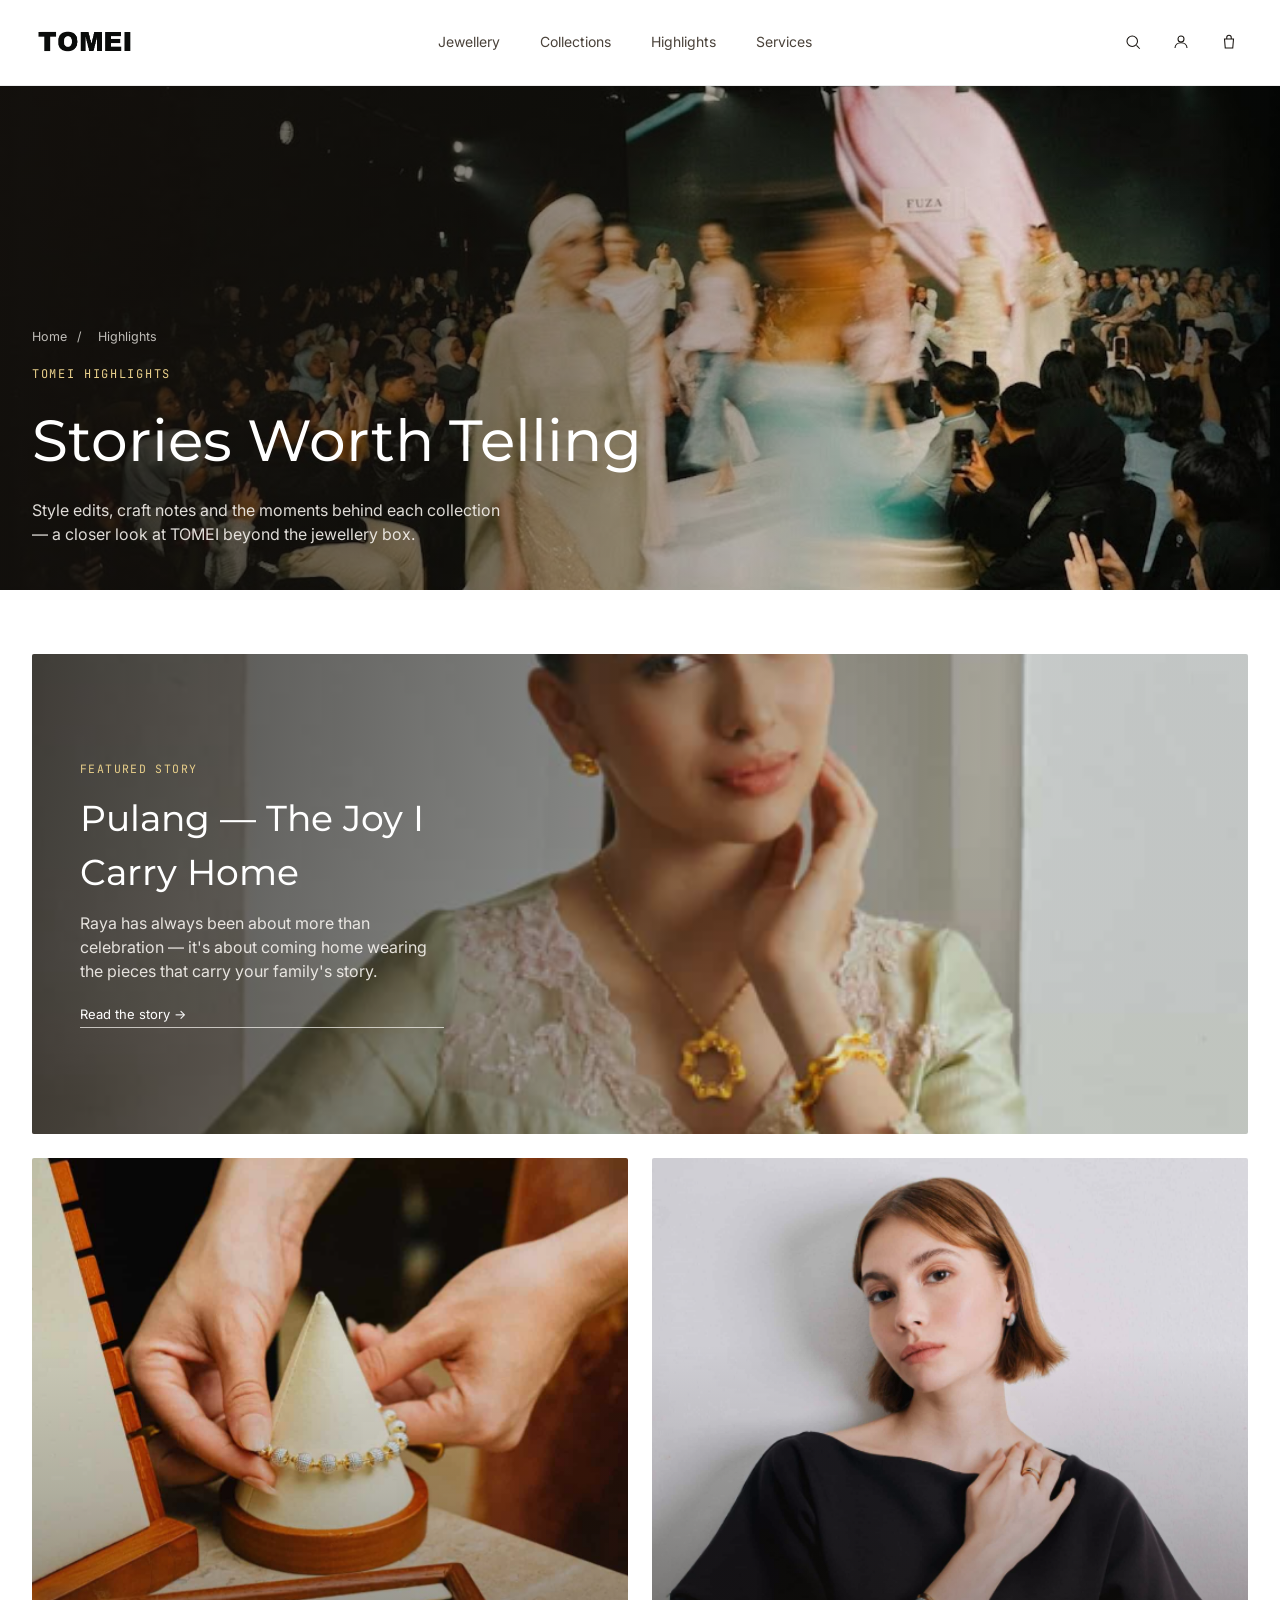
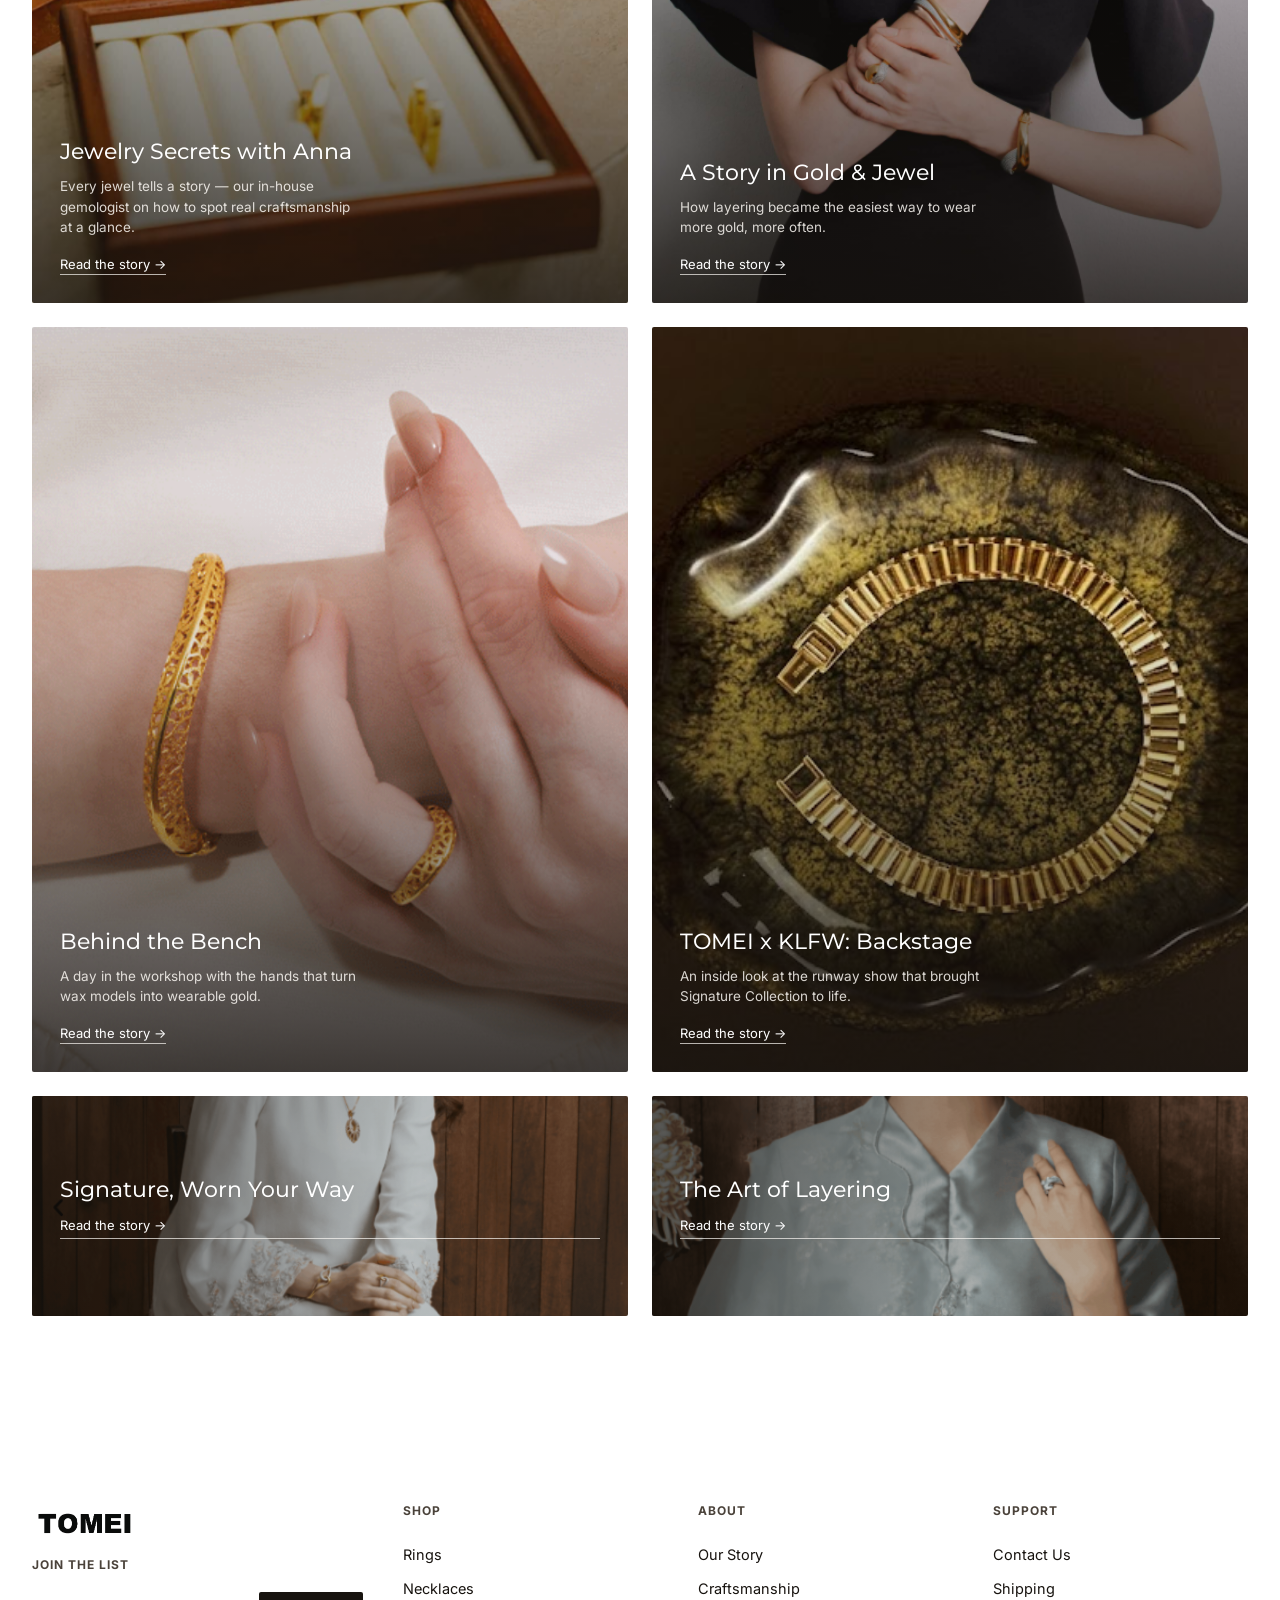
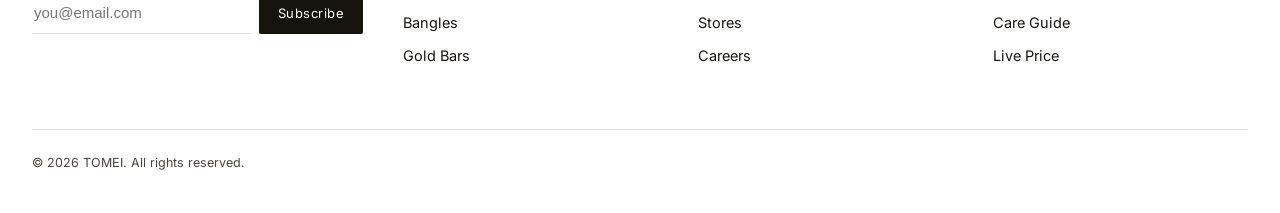
<file: highlights.html>
<!DOCTYPE html>
<html lang="en">
<head>
<meta charset="UTF-8">
<meta name="viewport" content="width=device-width, initial-scale=1.0">
<title>Highlights — TOMEI</title>
<link rel="preconnect" href="https://fonts.googleapis.com">
<link rel="preconnect" href="https://fonts.gstatic.com" crossorigin>
<link href="https://fonts.googleapis.com/css2?family=Fraunces:ital,opsz,wght@0,9..144,300;0,9..144,450;0,9..144,600;1,9..144,450&family=Inter:wght@400;500;600&family=JetBrains+Mono:wght@400;500&display=swap" rel="stylesheet">
<link href="https://fonts.googleapis.com/css2?family=Montserrat:wght@400;500;600&display=swap" rel="stylesheet">
<link rel="stylesheet" href="styling/styles.css">
<link rel="stylesheet" href="styling/header.css">
<link rel="stylesheet" href="styling/footer.css">
<link rel="stylesheet" href="styling/highlights.css">
</head>
<body>

<!-- Header -->
<header class="site-header" id="siteHeader">
    <div class="header-inner">
        <a href="index.html" class="logo">
        <img src="assets/Tomei Logo.png" alt="TOMEI"/>
        </a>

        <nav class="main-nav" id="mainNav">

    <div class="nav-item">
        <a href="#jewellery">Jewellery</a>

        <div class="mega-menu">
            <div class="mega-menu__inner">

                <div class="mega-column">
                    <span class="mega-column__label">SHOP JEWELLERY</span>
                    <a href="shop.html">Rings</a>
                    <a href="shop.html">Necklaces</a>
                    <a href="shop.html">Bracelets</a>
                    <a href="shop.html">Bangles</a>
                    <a href="shop.html">Earrings</a>
                </div>

                <div class="mega-column">
                    <span class="mega-column__label">BY COLLECTION</span>
                    <a href="collections.html">Signature Collection</a>
                    <a href="collections.html">Yellow Gold</a>
                    <a href="collections.html">Prima Gold</a>
                    <a href="index.html#collections">New Arrivals</a>
                    <a href="index.html#bestseller">Best Sellers</a>
                </div>

                <div class="mega-column mega-column--feature">
                    <span class="mega-column__label">DISCOVER TOMEI</span>
                    <p>
                        Discover jewellery designed to celebrate
                        every moment, crafted with timeless artistry.
                    </p>
                    <a href="shop.html" class="mega-link">Explore Collection →</a>
                </div>

            </div>
        </div>
    </div>


    <div class="nav-item">
        <a href="collections.html">Collections</a>

        <div class="mega-menu">
            <div class="mega-menu__inner">

                <div class="mega-column">
                    <span class="mega-column__label">FEATURED</span>
                    <a href="index.html#collections">New Arrivals</a>
                    <a href="index.html#bestseller">Bestsellers</a>
                    <a href="collections.html">Signature Collection</a>
                    <a href="index.html#monthly">Monthly Highlight</a>
                </div>

                <div class="mega-column">
                    <span class="mega-column__label">GOLD</span>
                    <a href="shop.html">999 Gold</a>
                    <a href="shop.html">916 Gold</a>
                    <a href="shop.html">750 Gold</a>
                    <a href="shop.html">9999 Gold</a>
                </div>

                <div class="mega-column mega-column--feature">
                    <span class="mega-column__label">THE TOMEI EDIT</span>
                    <p>
                        A curated selection of pieces created
                        for modern expression.
                    </p>
                    <a href="shop.html" class="mega-link">View Collections →</a>
                </div>

            </div>
        </div>
    </div>


    <div class="nav-item">
        <a href="highlights.html">Highlights</a>

        <div class="mega-menu">
            <div class="mega-menu__inner">

                <div class="mega-column">
                    <span class="mega-column__label">EDITORIAL</span>
                    <a href="highlights.html#signature-worn-your-way">Signature, Worn Your Way</a>
                    <a href="highlights.html#pulang">Pulang</a>
                    <a href="highlights.html#jewelry-secrets">Jewelry Secrets</a>
                </div>

                <div class="mega-column">
                    <span class="mega-column__label">EXPLORE</span>
                    <a href="highlights.html">Stories</a>
                    <a href="highlights.html">Campaigns</a>
                    <a href="#">Style Guide</a>
                    <a href="#">Jewellery Guide</a>
                </div>

                <div class="mega-column mega-column--feature">
                    <span class="mega-column__label">LATEST STORY</span>
                    <p>
                        Jewellery today is more than an occasion piece.
                        Discover the stories behind every collection.
                    </p>
                    <a href="highlights.html" class="mega-link">Read More →</a>
                </div>

            </div>
        </div>
    </div>


    <div class="nav-item">
        <a href="#services">Services</a>

        <div class="mega-menu">
            <div class="mega-menu__inner">

                <div class="mega-column">
                    <span class="mega-column__label">SERVICES</span>
                    <a href="#">Jewellery Care</a>
                    <a href="#">Repairs</a>
                    <a href="#">Custom Jewellery</a>
                    <a href="#">Personalisation</a>
                </div>

                <div class="mega-column">
                    <span class="mega-column__label">HELP</span>
                    <a href="#">Care Guide</a>
                    <a href="#">Shipping</a>
                    <a href="#">Returns</a>
                    <a href="#">Contact Us</a>
                </div>

                <div class="mega-column mega-column--feature">
                    <span class="mega-column__label">VISIT TOMEI</span>
                    <p>
                        Discover the TOMEI experience in person
                        at one of our stores.
                    </p>
                    <a href="#" class="mega-link">Find a Store →</a>
                </div>

            </div>
        </div>
    </div>

</nav>

        <div class="header-icons">
        <button class="icon-btn" id="searchToggle" aria-label="Search">
            <svg width="18" height="18" viewBox="0 0 24 24" fill="none" stroke="currentColor" stroke-width="1.4"><circle cx="11" cy="11" r="7"/><line x1="21" y1="21" x2="16.65" y2="16.65"/></svg>
        </button>
        <button class="icon-btn" aria-label="Account">
            <svg width="18" height="18" viewBox="0 0 24 24" fill="none" stroke="currentColor" stroke-width="1.4"><circle cx="12" cy="8" r="4"/><path d="M4 20c0-4.4 3.6-7 8-7s8 2.6 8 7"/></svg>
        </button>
        <button class="icon-btn" aria-label="Bag">
            <svg width="18" height="18" viewBox="0 0 24 24" fill="none" stroke="currentColor" stroke-width="1.4"><path d="M6 8h12l-1 12H7L6 8Z"/><path d="M9 8V6a3 3 0 0 1 6 0v2"/></svg>
        </button>
        <button class="icon-btn nav-toggle" id="navToggle" aria-label="Menu">
            <svg width="18" height="18" viewBox="0 0 24 24" fill="none" stroke="currentColor" stroke-width="1.4"><line x1="3" y1="6" x2="21" y2="6"/><line x1="3" y1="12" x2="21" y2="12"/><line x1="3" y1="18" x2="21" y2="18"/></svg>
        </button>
        </div>
    </div>

    <div class="search-panel" id="searchPanel">
        <input type="text" placeholder="Search rings, necklaces, gold bars…" aria-label="Search">
    </div>
</header>

<!-- Highlights hero -->
<section class="coll-hero">
    <div class="coll-hero__media"><img src="assets/heros/hero1.jpeg" alt="KLFW x TOMEI runway"></div>
    <div class="coll-hero__scrim"></div>
    <div class="coll-hero__content">
        <div class="coll-hero__crumb reveal">
            <a href="index.html">Home</a> <span>/</span> <span>Highlights</span>
        </div>
        <span class="coll-hero__eyebrow reveal">TOMEI Highlights</span>
        <h1 class="reveal">Stories Worth Telling</h1>
        <p class="reveal">Style edits, craft notes and the moments behind each collection — a closer look at TOMEI beyond the jewellery box.</p>
    </div>
</section>

<!-- Featured story -->
<section class="coll-feature reveal" id="pulang">
    <a href="#" class="coll-feature__link">
        <div class="coll-feature__media"><img src="assets/products/Editorial2.png" alt="Model in traditional dress wearing gold jewellery"></div>
        <div class="coll-feature__scrim"></div>
        <div class="coll-feature__body">
            <span class="coll-feature__tag">Featured Story</span>
            <h2>Pulang — The Joy I Carry Home</h2>
            <p>Raya has always been about more than celebration — it's about coming home wearing the pieces that carry your family's story.</p>
            <span class="link-arrow link-arrow--light">Read the story →</span>
        </div>
    </a>
</section>

<!-- Story tile grid -->
<section class="coll-grid">

    <a href="#" class="coll-tile reveal" id="jewelry-secrets">
        <div class="coll-tile__media"><img src="assets/products/Editorial3.png" alt="Craftsperson arranging jewellery in a display box"></div>
        <div class="coll-tile__scrim"></div>
        <div class="coll-tile__body">
            <h3>Jewelry Secrets with Anna</h3>
            <p>Every jewel tells a story — our in-house gemologist on how to spot real craftsmanship at a glance.</p>
            <span class="link-arrow link-arrow--light">Read the story →</span>
        </div>
    </a>

    <a href="#" class="coll-tile reveal">
        <div class="coll-tile__media"><img src="assets/products/Editorial1.png" alt="Model wearing layered gold bangles"></div>
        <div class="coll-tile__scrim"></div>
        <div class="coll-tile__body">
            <h3>A Story in Gold &amp; Jewel</h3>
            <p>How layering became the easiest way to wear more gold, more often.</p>
            <span class="link-arrow link-arrow--light">Read the story →</span>
        </div>
    </a>

    <a href="#" class="coll-tile reveal">
        <div class="coll-tile__media"><img src="assets/heros/Monthly 2.png" alt="Goldsmith at the workbench"></div>
        <div class="coll-tile__scrim"></div>
        <div class="coll-tile__body">
            <h3>Behind the Bench</h3>
            <p>A day in the workshop with the hands that turn wax models into wearable gold.</p>
            <span class="link-arrow link-arrow--light">Read the story →</span>
        </div>
    </a>

    <a href="#" class="coll-tile reveal">
        <div class="coll-tile__media"><img src="assets/heros/hero5.jpeg" alt="TOMEI campaign backstage"></div>
        <div class="coll-tile__scrim"></div>
        <div class="coll-tile__body">
            <h3>TOMEI x KLFW: Backstage</h3>
            <p>An inside look at the runway show that brought Signature Collection to life.</p>
            <span class="link-arrow link-arrow--light">Read the story →</span>
        </div>
    </a>

</section>

<!-- Secondary strip -->
<section class="coll-strip">

    <a href="#" class="coll-strip__tile reveal" id="signature-worn-your-way">
        <div class="coll-strip__media"><img src="assets/products/new arrivals/NA-1.png" alt="Model wearing TOMEI Signature pieces"></div>
        <div class="coll-strip__scrim"></div>
        <div class="coll-strip__body">
            <h3>Signature, Worn Your Way</h3>
            <span class="link-arrow link-arrow--light">Read the story →</span>
        </div>
    </a>

    <a href="#" class="coll-strip__tile reveal">
        <div class="coll-strip__media"><img src="assets/products/new arrivals/NA-2.png" alt="Model wearing layered TOMEI jewellery"></div>
        <div class="coll-strip__scrim"></div>
        <div class="coll-strip__body">
            <h3>The Art of Layering</h3>
            <span class="link-arrow link-arrow--light">Read the story →</span>
        </div>
    </a>

</section>

<!-- Footer -->
<footer class="site-footer">
    <div class="footer-links reveal">
        <div class="footer-links__newsletter">
            <a href="index.html" class="logo logo--footer">
                <img src="assets/Tomei Logo.png" alt="TOMEI">
            </a>
            <h4>Join the list</h4>
            <form class="newsletter" onsubmit="return false;">
                <div class="newsletter__row">
                    <input id="newsletterEmail" type="email" placeholder="you@email.com" required>
                    <button type="submit" class="btn btn--solid btn--small">Subscribe</button>
                </div>
            </form>
        </div>

        <div>
            <h4>Shop</h4>
            <a href="shop.html">Rings</a><a href="shop.html">Necklaces</a><a href="shop.html">Bangles</a><a href="shop.html">Gold Bars</a>
        </div>
        <div>
            <h4>About</h4>
            <a href="#">Our Story</a><a href="#">Craftsmanship</a><a href="#">Stores</a><a href="#">Careers</a>
        </div>
        <div>
            <h4>Support</h4>
            <a href="#">Contact Us</a><a href="#">Shipping</a><a href="#">Care Guide</a><a href="index.html#live-price">Live Price</a>
        </div>
    </div>

    <div class="footer-bottom">
        <span>© 2026 TOMEI. All rights reserved.</span>
    </div>
</footer>

<button class="to-top" id="toTop" aria-label="Back to top">↑</button>

<script src="scripts/script.js"></script>
</body>
</html>
</file>
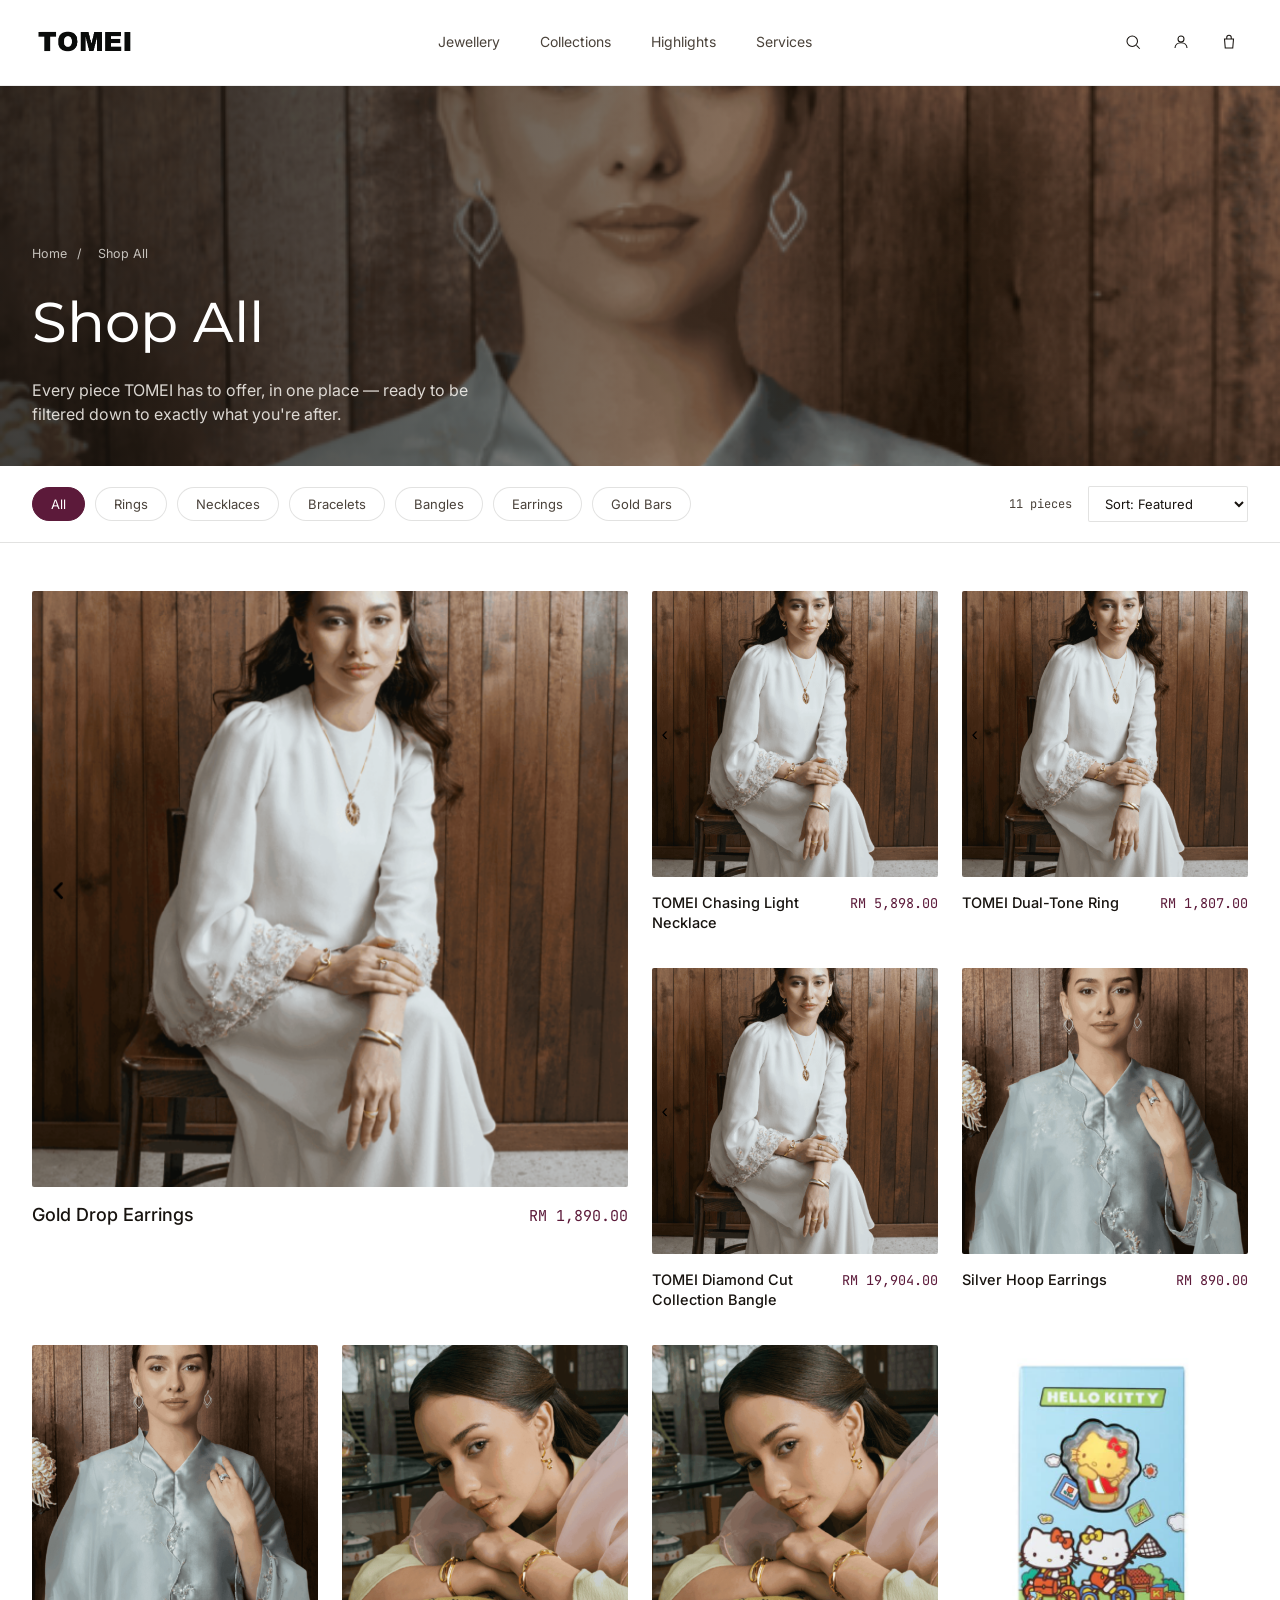
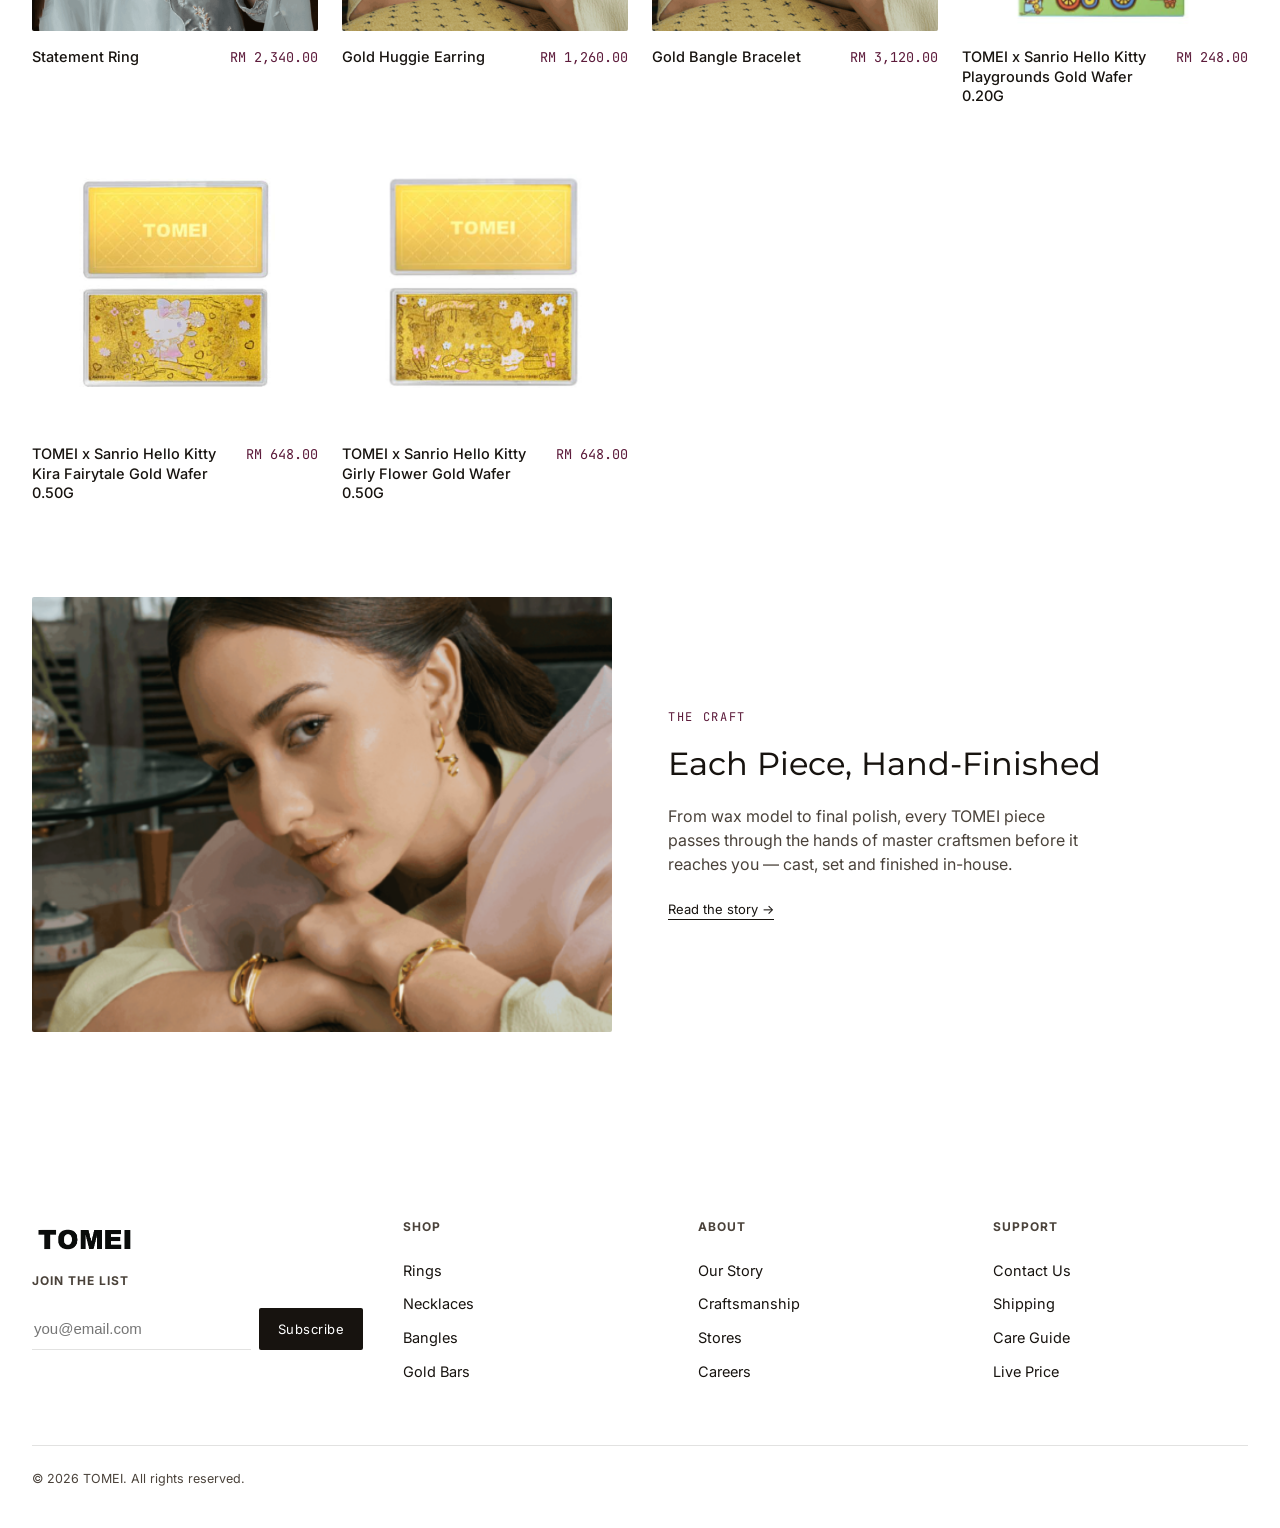
<file: shop.html>
<!DOCTYPE html>
<html lang="en">
<head>
<meta charset="UTF-8">
<meta name="viewport" content="width=device-width, initial-scale=1.0">
<title>Shop All — TOMEI</title>
<link rel="preconnect" href="https://fonts.googleapis.com">
<link rel="preconnect" href="https://fonts.gstatic.com" crossorigin>
<link href="https://fonts.googleapis.com/css2?family=Fraunces:ital,opsz,wght@0,9..144,300;0,9..144,450;0,9..144,600;1,9..144,450&family=Inter:wght@400;500;600&family=JetBrains+Mono:wght@400;500&display=swap" rel="stylesheet">
<link href="https://fonts.googleapis.com/css2?family=Montserrat:wght@400;500;600&display=swap" rel="stylesheet">
<link rel="stylesheet" href="styling/styles.css">
<link rel="stylesheet" href="styling/header.css">
<link rel="stylesheet" href="styling/footer.css">
<link rel="stylesheet" href="styling/shop.css">
</head>
<body>

<!-- Header -->
<header class="site-header" id="siteHeader">
    <div class="header-inner">
        <a href="index.html" class="logo">
        <img src="assets/Tomei Logo.png" alt="TOMEI"/>
        </a>

        <nav class="main-nav" id="mainNav">

    <div class="nav-item">
        <a href="#jewellery">Jewellery</a>

        <div class="mega-menu">
            <div class="mega-menu__inner">

                <div class="mega-column">
                    <span class="mega-column__label">SHOP JEWELLERY</span>
                    <a href="#">Rings</a>
                    <a href="#">Necklaces</a>
                    <a href="#">Bracelets</a>
                    <a href="#">Bangles</a>
                    <a href="#">Earrings</a>
                </div>

                <div class="mega-column">
                    <span class="mega-column__label">BY COLLECTION</span>
                    <a href="collections.html">Signature Collection</a>
                    <a href="collections.html">Yellow Gold</a>
                    <a href="collections.html">Prima Gold</a>
                    <a href="#">New Arrivals</a>
                    <a href="#">Best Sellers</a>
                </div>

                <div class="mega-column mega-column--feature">
                    <span class="mega-column__label">DISCOVER TOMEI</span>
                    <p>
                        Discover jewellery designed to celebrate
                        every moment, crafted with timeless artistry.
                    </p>
                    <a href="#" class="mega-link">Explore Collection →</a>
                </div>

            </div>
        </div>
    </div>


    <div class="nav-item">
        <a href="collections.html">Collections</a>

        <div class="mega-menu">
            <div class="mega-menu__inner">

                <div class="mega-column">
                    <span class="mega-column__label">FEATURED</span>
                    <a href="index.html#collections">New Arrivals</a>
                    <a href="index.html#bestseller">Bestsellers</a>
                    <a href="collections.html">Signature Collection</a>
                    <a href="index.html#monthly">Monthly Highlight</a>
                </div>

                <div class="mega-column">
                    <span class="mega-column__label">GOLD</span>
                    <a href="#">999 Gold</a>
                    <a href="#">916 Gold</a>
                    <a href="#">750 Gold</a>
                    <a href="#">9999 Gold</a>
                </div>

                <div class="mega-column mega-column--feature">
                    <span class="mega-column__label">THE TOMEI EDIT</span>
                    <p>
                        A curated selection of pieces created
                        for modern expression.
                    </p>
                    <a href="collections.html" class="mega-link">View Collections →</a>
                </div>

            </div>
        </div>
    </div>


    <div class="nav-item">
        <a href="highlights.html">Highlights</a>

        <div class="mega-menu">
            <div class="mega-menu__inner">

                <div class="mega-column">
                    <span class="mega-column__label">EDITORIAL</span>
                    <a href="highlights.html#signature-worn-your-way">Signature, Worn Your Way</a>
                    <a href="highlights.html#pulang">Pulang</a>
                    <a href="highlights.html#jewelry-secrets">Jewelry Secrets</a>
                </div>

                <div class="mega-column">
                    <span class="mega-column__label">EXPLORE</span>
                    <a href="highlights.html">Stories</a>
                    <a href="highlights.html">Campaigns</a>
                    <a href="#">Style Guide</a>
                    <a href="#">Jewellery Guide</a>
                </div>

                <div class="mega-column mega-column--feature">
                    <span class="mega-column__label">LATEST STORY</span>
                    <p>
                        Jewellery today is more than an occasion piece.
                        Discover the stories behind every collection.
                    </p>
                    <a href="highlights.html" class="mega-link">Read More →</a>
                </div>

            </div>
        </div>
    </div>


    <div class="nav-item">
        <a href="#services">Services</a>

        <div class="mega-menu">
            <div class="mega-menu__inner">

                <div class="mega-column">
                    <span class="mega-column__label">SERVICES</span>
                    <a href="#">Jewellery Care</a>
                    <a href="#">Repairs</a>
                    <a href="#">Custom Jewellery</a>
                    <a href="#">Personalisation</a>
                </div>

                <div class="mega-column">
                    <span class="mega-column__label">HELP</span>
                    <a href="#">Care Guide</a>
                    <a href="#">Shipping</a>
                    <a href="#">Returns</a>
                    <a href="#">Contact Us</a>
                </div>

                <div class="mega-column mega-column--feature">
                    <span class="mega-column__label">VISIT TOMEI</span>
                    <p>
                        Discover the TOMEI experience in person
                        at one of our stores.
                    </p>
                    <a href="#" class="mega-link">Find a Store →</a>
                </div>

            </div>
        </div>
    </div>

</nav>

        <div class="header-icons">
        <button class="icon-btn" id="searchToggle" aria-label="Search">
            <svg width="18" height="18" viewBox="0 0 24 24" fill="none" stroke="currentColor" stroke-width="1.4"><circle cx="11" cy="11" r="7"/><line x1="21" y1="21" x2="16.65" y2="16.65"/></svg>
        </button>
        <button class="icon-btn" aria-label="Account">
            <svg width="18" height="18" viewBox="0 0 24 24" fill="none" stroke="currentColor" stroke-width="1.4"><circle cx="12" cy="8" r="4"/><path d="M4 20c0-4.4 3.6-7 8-7s8 2.6 8 7"/></svg>
        </button>
        <button class="icon-btn" aria-label="Bag">
            <svg width="18" height="18" viewBox="0 0 24 24" fill="none" stroke="currentColor" stroke-width="1.4"><path d="M6 8h12l-1 12H7L6 8Z"/><path d="M9 8V6a3 3 0 0 1 6 0v2"/></svg>
        </button>
        <button class="icon-btn nav-toggle" id="navToggle" aria-label="Menu">
            <svg width="18" height="18" viewBox="0 0 24 24" fill="none" stroke="currentColor" stroke-width="1.4"><line x1="3" y1="6" x2="21" y2="6"/><line x1="3" y1="12" x2="21" y2="12"/><line x1="3" y1="18" x2="21" y2="18"/></svg>
        </button>
        </div>
    </div>

    <div class="search-panel" id="searchPanel">
        <input type="text" placeholder="Search rings, necklaces, gold bars…" aria-label="Search">
    </div>
</header>

<!-- Shop banner -->
<section class="shop-banner">
    <div class="shop-banner__media"><img src="assets/products/new arrivals/NA-2.png" alt="TOMEI jewellery styled on model"></div>
    <div class="shop-banner__scrim"></div>
    <div class="shop-banner__content">
        <div class="shop-banner__crumb reveal">
            <a href="index.html">Home</a> <span>/</span> <span>Shop All</span>
        </div>
        <h1 class="reveal" id="shopTitle">Shop All</h1>
        <p class="reveal">Every piece TOMEI has to offer, in one place — ready to be filtered down to exactly what you're after.</p>
    </div>
</section>

<!-- Toolbar -->
<section class="shop-toolbar reveal">
    <div class="shop-toolbar__filters" id="shopFilters">
        <button class="shop-chip is-active" data-filter="all" type="button">All</button>
        <button class="shop-chip" data-filter="rings" type="button">Rings</button>
        <button class="shop-chip" data-filter="necklaces" type="button">Necklaces</button>
        <button class="shop-chip" data-filter="bracelets" type="button">Bracelets</button>
        <button class="shop-chip" data-filter="bangles" type="button">Bangles</button>
        <button class="shop-chip" data-filter="earrings" type="button">Earrings</button>
        <button class="shop-chip" data-filter="gold-bars" type="button">Gold Bars</button>
    </div>

    <div class="shop-toolbar__right">
        <span class="shop-toolbar__count" id="shopCount"></span>
        <select class="shop-sort" id="shopSort" aria-label="Sort products">
            <option value="featured">Sort: Featured</option>
            <option value="price-asc">Price: Low to High</option>
            <option value="price-desc">Price: High to Low</option>
            <option value="name-asc">Name: A–Z</option>
        </select>
    </div>
</section>

<!-- Product grid -->
<section class="shop-grid" id="shopGrid">

    <article class="card reveal" data-category="earrings" data-price="1890" data-name="Gold Drop Earrings">
        <a href="#">
        <div class="card__media">
            <img src="assets/products/new arrivals/NA-1.png" alt="Gold Drop Earrings">
        </div>
        <span class="card__view">View Details</span>
        <div class="card__body">
            <p class="card__name">Gold Drop Earrings</p>
            <p class="card__meta">Yellow Gold 916</p>
            <p class="card__price">RM 1,890.00</p>
        </div>
        </a>
    </article>

    <article class="card reveal" data-category="necklaces" data-price="5898" data-name="TOMEI Chasing Light Necklace">
        <a href="#">
        <div class="card__media">
            <img src="assets/products/new arrivals/NA-1.png" alt="TOMEI Chasing Light Necklace">
        </div>
        <span class="card__view">View Details</span>
        <div class="card__body">
            <p class="card__name">TOMEI Chasing Light Necklace</p>
            <p class="card__meta">Yellow Gold 999 (5G)</p>
            <p class="card__price">RM 5,898.00</p>
        </div>
        </a>
    </article>

    <article class="card reveal" data-category="rings" data-price="1807" data-name="TOMEI Dual-Tone Ring">
        <a href="#">
        <div class="card__media">
            <img src="assets/products/new arrivals/NA-1.png" alt="TOMEI Dual-Tone Ring">
        </div>
        <span class="card__view">View Details</span>
        <div class="card__body">
            <p class="card__name">TOMEI Dual-Tone Ring</p>
            <p class="card__meta">Yellow Gold 916</p>
            <p class="card__price">RM 1,807.00</p>
        </div>
        </a>
    </article>

    <article class="card reveal" data-category="bangles" data-price="19904" data-name="TOMEI Diamond Cut Collection Bangle">
        <a href="#">
        <div class="card__media">
            <img src="assets/products/new arrivals/NA-1.png" alt="TOMEI Diamond Cut Collection Bangle">
        </div>
        <span class="card__view">View Details</span>
        <div class="card__body">
            <p class="card__name">TOMEI Diamond Cut Collection Bangle</p>
            <p class="card__meta">Yellow Gold 916</p>
            <p class="card__price">RM 19,904.00</p>
        </div>
        </a>
    </article>

    <article class="card reveal" data-category="earrings" data-price="890" data-name="Silver Hoop Earrings">
        <a href="#">
        <div class="card__media">
            <img src="assets/products/new arrivals/NA-2.png" alt="Silver Hoop Earrings">
        </div>
        <span class="card__view">View Details</span>
        <div class="card__body">
            <p class="card__name">Silver Hoop Earrings</p>
            <p class="card__meta">Sterling Silver 925</p>
            <p class="card__price">RM 890.00</p>
        </div>
        </a>
    </article>

    <article class="card reveal" data-category="rings" data-price="2340" data-name="Statement Ring">
        <a href="#">
        <div class="card__media">
            <img src="assets/products/new arrivals/NA-2.png" alt="Statement Ring">
        </div>
        <span class="card__view">View Details</span>
        <div class="card__body">
            <p class="card__name">Statement Ring</p>
            <p class="card__meta">White Gold 750</p>
            <p class="card__price">RM 2,340.00</p>
        </div>
        </a>
    </article>

    <article class="card reveal" data-category="earrings" data-price="1260" data-name="Gold Huggie Earring">
        <a href="#">
        <div class="card__media">
            <img src="assets/products/new arrivals/NA-3.png" alt="Gold Huggie Earring">
        </div>
        <span class="card__view">View Details</span>
        <div class="card__body">
            <p class="card__name">Gold Huggie Earring</p>
            <p class="card__meta">Yellow Gold 916</p>
            <p class="card__price">RM 1,260.00</p>
        </div>
        </a>
    </article>

    <article class="card reveal" data-category="bracelets" data-price="3120" data-name="Gold Bangle Bracelet">
        <a href="#">
        <div class="card__media">
            <img src="assets/products/new arrivals/NA-3.png" alt="Gold Bangle Bracelet">
        </div>
        <span class="card__view">View Details</span>
        <div class="card__body">
            <p class="card__name">Gold Bangle Bracelet</p>
            <p class="card__meta">Yellow Gold 916</p>
            <p class="card__price">RM 3,120.00</p>
        </div>
        </a>
    </article>

    <article class="card reveal" data-category="gold-bars" data-price="248" data-name="TOMEI x Sanrio Hello Kitty Playgrounds Gold Wafer 0.20G">
        <a href="#">
        <div class="card__media">
            <img src="assets/products/Hello Kitty 0.2G.png" alt="Gold wafer gift set">
        </div>
        <span class="card__view">View Details</span>
        <div class="card__body">
            <p class="card__name">TOMEI x Sanrio Hello Kitty Playgrounds Gold Wafer 0.20G</p>
            <p class="card__meta">Fine Gold 9999</p>
            <p class="card__price">RM 248.00</p>
        </div>
        </a>
    </article>

    <article class="card reveal" data-category="gold-bars" data-price="648" data-name="TOMEI x Sanrio Hello Kitty Kira Fairytale Gold Wafer 0.50G">
        <a href="#">
        <div class="card__media">
            <img src="assets/products/Hello Kitty 0.5G.png" alt="Gold wafer">
        </div>
        <span class="card__view">View Details</span>
        <div class="card__body">
            <p class="card__name">TOMEI x Sanrio Hello Kitty Kira Fairytale Gold Wafer 0.50G</p>
            <p class="card__meta">Fine Gold 9999</p>
            <p class="card__price">RM 648.00</p>
        </div>
        </a>
    </article>

    <article class="card reveal" data-category="gold-bars" data-price="648" data-name="TOMEI x Sanrio Hello Kitty Girly Flower Gold Wafer 0.50G">
        <a href="#">
        <div class="card__media">
            <img src="assets/products/Hello Kitty Flower 0.5G.png" alt="Gold wafer, floral motif">
        </div>
        <span class="card__view">View Details</span>
        <div class="card__body">
            <p class="card__name">TOMEI x Sanrio Hello Kitty Girly Flower Gold Wafer 0.50G</p>
            <p class="card__meta">Fine Gold 9999</p>
            <p class="card__price">RM 648.00</p>
        </div>
        </a>
    </article>

</section>

<p class="shop-empty" id="shopEmpty" hidden>No pieces match this filter yet.</p>

<!-- Editorial break -->
<section class="shop-editorial reveal">
    <div class="shop-editorial__media"><img src="assets/products/new arrivals/NA-3.png" alt="TOMEI jewellery, close detail"></div>
    <div class="shop-editorial__body">
        <span class="section-index">The Craft</span>
        <h3>Each Piece, Hand-Finished</h3>
        <p>From wax model to final polish, every TOMEI piece passes through the hands of master craftsmen before it reaches you — cast, set and finished in-house.</p>
        <a href="index.html#editorial" class="link-arrow">Read the story →</a>
    </div>
</section>

<!-- Footer -->
<footer class="site-footer">
    <div class="footer-links reveal">
        <div class="footer-links__newsletter">
            <a href="index.html" class="logo logo--footer">
                <img src="assets/Tomei Logo.png" alt="TOMEI">
            </a>
            <h4>Join the list</h4>
            <form class="newsletter" onsubmit="return false;">
                <div class="newsletter__row">
                    <input id="newsletterEmail" type="email" placeholder="you@email.com" required>
                    <button type="submit" class="btn btn--solid btn--small">Subscribe</button>
                </div>
            </form>
        </div>

        <div>
            <h4>Shop</h4>
            <a href="shop.html">Rings</a><a href="shop.html">Necklaces</a><a href="shop.html">Bangles</a><a href="shop.html">Gold Bars</a>
        </div>
        <div>
            <h4>About</h4>
            <a href="#">Our Story</a><a href="#">Craftsmanship</a><a href="#">Stores</a><a href="#">Careers</a>
        </div>
        <div>
            <h4>Support</h4>
            <a href="#">Contact Us</a><a href="#">Shipping</a><a href="#">Care Guide</a><a href="index.html#live-price">Live Price</a>
        </div>
    </div>

    <div class="footer-bottom">
        <span>© 2026 TOMEI. All rights reserved.</span>
    </div>
</footer>

<button class="to-top" id="toTop" aria-label="Back to top">↑</button>

<script src="scripts/script.js"></script>
<script src="scripts/shop.js"></script>
</body>
</html>
</file>
<file: styling/styles.css>
/* ===========================================================
    TOMEI — concept redesign
    Palette: ivory paper, near-black ink, deep plum accent,
    warm gold + rose-gold pulled from product photography.
    Type: Fraunces (display) / Inter (body) / JetBrains Mono (data)
    =========================================================== */

    :root {
    --ink: #17130f;
    --ink-soft: #4a423a;
    --paper: #ffffff;
    --paper-2: #ffffff;
    --paper-3: #ffffff;
    --plum: #5c1a3a;
    --plum-light: #7c2c52;
    --gold: #b8912f;
    --gold-light: #e8cf8a;
    --rose: #cf9a86;
    --line: rgba(23, 19, 15, 0.12);
    --line-soft: rgba(23, 19, 15, 0.07);

    --font-display: "Montserrat", serif;
    --font-body: "Inter", -apple-system, sans-serif;
    --font-mono: "JetBrains Mono", monospace;

    --container: 1320px;
    --radius: 2px;
    --ease: cubic-bezier(0.22, 1, 0.36, 1);
    }

    * {
        margin: 0;
        padding: 0;
        box-sizing: border-box;
    }

    html,
    body {
        width: 100%;
        max-width: 100%;
    }

    @media (prefers-reduced-motion: reduce) {
    html { scroll-behavior: auto; }
    * { animation-duration: 0.001ms !important; animation-iteration-count: 1 !important; transition-duration: 0.001ms !important; }
    }

    body {
    background: var(--paper);
    color: var(--ink);
    font-family: var(--font-body);
    font-size: 16px;
    line-height: 1.5;
    -webkit-font-smoothing: antialiased;
    }

    a { color: inherit; text-decoration: none; }
    img { display: block; width: 100%; height: 100%; object-fit: cover; }
    button { font-family: inherit; background: none; border: none; cursor: pointer; color: inherit; }
    ul { list-style: none; }

    ::selection { background: var(--gold-light); color: var(--ink); }

    :focus-visible {
    outline: 2px solid var(--plum);
    outline-offset: 3px;
    }

    .section-index {
    display: block;
    font-family: var(--font-mono);
    font-size: 12px;
    letter-spacing: 0.14em;
    text-transform: uppercase;
    color: var(--plum);
    margin-bottom: 14px;
    }

    /* ---------- Buttons ---------- */
    .btn {
    display: inline-flex;
    align-items: center;
    gap: 8px;
    padding: 14px 26px;
    font-size: 13px;
    letter-spacing: 0.04em;
    border: 1px solid transparent;
    border-radius: var(--radius);
    transition: all 0.25s var(--ease);
    white-space: nowrap;

    }

    .btn--solid { background: var(--ink); color: var(--paper); }
    .btn--solid:hover { background: var(--plum); }
    .btn--ghost { color: var(--paper); border-color: rgba(250,247,242,0.5); }
    .btn--ghost:hover { border-color: var(--paper); background: rgba(250,247,242,0.1); }
    .btn--outline { border-color: var(--ink); color: var(--ink); }
    .btn--outline:hover { background: var(--ink); color: var(--paper); }
    .btn--small { padding: 12px 18px; }

    /* ---------- Ticker ---------- */
    .ticker {
    background: var(--ink);
    color: var(--gold-light);
    overflow: hidden;
    white-space: nowrap;
    height: 34px;
    display: flex;
    align-items: center;
    }
    .ticker__track {
    display: inline-flex;
    gap: 48px;
    padding-left: 48px;
    font-family: var(--font-mono);
    font-size: 12px;
    letter-spacing: 0.03em;
    animation: ticker-scroll 32s linear infinite;
    will-change: transform;
    }
    .ticker__track span.up { color: #6fce8f; }
    .ticker__track span.down { color: #e08585; }
    @keyframes ticker-scroll {
    from { transform: translateX(0); }
    to { transform: translateX(-50%); }
    }

    /* ---------- Hero ---------- */
    .hero {
    position: relative;
    height: 92vh;
    min-height: 560px;
    overflow: hidden;
    color: var(--paper);
    }

    .hero__slides { position: absolute; inset: 0; }

    .hero__slide {
    position: absolute;
    inset: 0;
    opacity: 0;
    transition: opacity 1.2s ease-in-out;
    }
    .hero__slide.is-active { opacity: 1; z-index: 1; }

    .hero__media { position: absolute; inset: 0; }
    .hero__media img {
    width: 100%;
    height: 100%;
    object-fit: cover;
    object-position: center 30%;
    }

    .hero__scrim {
    position: absolute;
    inset: 0;
    background: linear-gradient(100deg, rgba(23,19,15,0.78) 0%, rgba(23,19,15,0.45) 42%, rgba(23,19,15,0.05) 70%);
    }

    .hero__content {
    position: relative;
    z-index: 2;
    max-width: 620px;
    height: 100%;
    margin: 0 auto;
    display: flex;
    flex-direction: column;
    justify-content: center;
    align-items: center;
    text-align: center;      /* ← add this */
    padding: 0 32px;
    align-self: center;
    }

    .hero__content--bottom-left {
    align-items: flex-start;
    justify-content: flex-end;
    text-align: left;
    padding-bottom: 72px;
    margin: 0;
    }

    .hero__slide.is-active .hero__content {
    opacity: 1;
    transform: translateY(0);
    }

    .hero h1 {
    font-family: var(--font-display);
    font-weight: 450;
    font-size: clamp(42px, 6vw, 74px);
    line-height: 1.02;
    letter-spacing: -0.01em;
    margin-bottom: 32px;
    }
    
    .hero__content--bottom-left h1 {
    font-size: 42px;
    margin-bottom: 20px;                  /* base h1 has 32px, this tightens it a bit for the smaller size */
    }

    .hero__sub {
        font-size: 17px;
        color: rgba(250, 247, 242, 0.85);
        margin: -14px 0 24px;   /* pulls up toward the h1, pushes button down */
        max-width: 420px;
        }

    .hero__dots {
    position: absolute;
    left: 50%;
    bottom: 28px;
    transform: translateX(-50%);
    z-index: 3;
    display: flex;
    gap: 10px;
    }

    .hero__dot {
    width: 28px;
    height: 3px;
    background: rgba(250, 247, 242, 0.35);
    border-radius: 2px;
    transition: background 0.3s ease;
    cursor: pointer;
    }

    .hero__dot:hover {
    background: rgba(250, 247, 242, 0.6);
    }

    .hero__dot.is-active {
    background: var(--paper);
    }

    /* ---------- Reveal animation ---------- */
    .reveal {
    opacity: 0;
    transform: translateY(24px);
    transition: opacity 0.7s var(--ease), transform 0.7s var(--ease);
    }
    .reveal.is-visible { opacity: 1; transform: translateY(0); }

    /* ---------- Rail section (Bestseller) ---------- */
    .rail-section {
    max-width: var(--container);
    margin: 0 auto;
    padding: 120px 32px;
    display: grid;
    grid-template-columns: 320px 1fr;
    gap: 60px;
    }
    .rail-section__intro h2 {
    font-family: var(--font-display);
    font-weight: 450;
    font-size: 40px;
    line-height: 1.08;
    margin-bottom: 20px;
    }
    .rail-section__intro p {
    color: var(--ink-soft);
    margin-bottom: 28px;
    max-width: 300px;
    }

    .rail {
    position: relative;
    min-width: 0;
    width: 100%;
    }

    .rail__track {
        display: flex;
        gap: 22px;
        width: 100%;
        min-width: 0;
        max-width: 100%;
        overflow-x: auto;
        overflow-y: hidden;
        scroll-snap-type: x mandatory;
        scrollbar-width: none;
        padding-bottom: 4px;
    }
    .rail__track::-webkit-scrollbar { display: none; }

    .rail-nav {
    position: absolute;
    top: 38%;
    width: 40px; height: 40px;
    border-radius: 50%;
    background: var(--paper-3);
    border: 1px solid var(--line);
    font-size: 18px;
    display: flex; align-items: center; justify-content: center;
    transition: background 0.2s, opacity 0.2s;
    z-index: 5;
    }
    .rail-nav:hover { background: var(--ink); color: var(--paper); }
    .rail-nav--prev { left: -20px; }
    .rail-nav--next { right: -20px; }
    @media (max-width: 900px) { .rail-nav { display: none; } }

    .card {
    flex: 0 0 260px;
    scroll-snap-align: start;
    cursor: pointer;
    }
    .card__media {
    aspect-ratio: 1/1;
    background: var(--paper-2);
    overflow: hidden;
    border-radius: var(--radius);
    }
    .card__media img { transition: transform 0.6s var(--ease); }
    .card:hover .card__media img { transform: scale(1.06); }
    .card__body { padding-top: 16px; }
    .card__name { font-size: 14.5px; font-weight: 500; line-height: 1.35; margin-bottom: 4px; }
    .card__meta { font-size: 12.5px; color: var(--ink-soft); margin-bottom: 8px; }
    .card__price { font-family: var(--font-mono); font-size: 13.5px; color: var(--plum); }
    .card--plain .card__name { margin-top: 14px; margin-bottom: 2px; }

    /* =========================================================
   MONTHLY HIGHLIGHT
   ========================================================= */

.monthly-highlight {
    width: 100%;
    display: grid;
    grid-template-columns: 48% 52%;
    min-height: 760px;
    background: #faf8f5;
}


/* =========================================================
   LEFT SIDE
   ========================================================= */

.monthly-highlight__left {
    padding: 80px 7vw 80px 8vw;

    display: flex;
    flex-direction: column;

    position: relative;
}


/* ---------- Eyebrow ---------- */

.monthly-highlight__eyebrow {
    display: flex;
    align-items: center;
    gap: 14px;

    margin-bottom: 72px;

    font-family: "Inter", sans-serif;
    font-size: 11px;
    font-weight: 500;

    letter-spacing: 0.16em;
    text-transform: uppercase;

    color: #4a423a;
}

.monthly-highlight__number {
    color: #5c1a3a;
}


/* Small divider between number and title */

.monthly-highlight__number::after {
    content: "";

    display: inline-block;

    width: 28px;
    height: 1px;

    margin-left: 14px;

    vertical-align: middle;

    background: rgba(23, 19, 15, 0.25);
}


/* =========================================================
   TEXT
   ========================================================= */

.monthly-highlight__text {
    max-width: 500px;
}


.monthly-highlight__text h2 {
    margin: 0 0 30px;

    font-family: "Montserrat", serif;
    font-size: clamp(48px, 5vw, 72px);
    font-weight: 400;

    line-height: 0.98;
    letter-spacing: -0.035em;

    color: #17130f;
}


.monthly-highlight__text p {
    max-width: 440px;

    margin: 0;

    font-family: "Inter", sans-serif;
    font-size: 15px;

    line-height: 1.8;

    color: #4a423a;
}


/* =========================================================
   PRODUCT
   ========================================================= */

.monthly-highlight__product {
    margin-top: 20px; /* pick whatever value looks right, e.g. 40-80px */
    padding-top: 0;
    padding-bottom: 0px;
}


.monthly-highlight__product-image {
    width: 300px;
    height: 300px;

    overflow: hidden;

    background: #eee9e3;
}


.monthly-highlight__product-image img {
    width: 100%;
    height: 100%;

    display: block;

    object-fit: cover;

    transition: transform 0.7s cubic-bezier(0.22, 1, 0.36, 1);
}


.monthly-highlight__product-image:hover img {
    transform: scale(1.05);
}


/* =========================================================
   CTA
   ========================================================= */

.monthly-highlight__cta {
    display: inline-flex;
    align-items: center;

    gap: 12px;

    width: fit-content;

    margin-top: 24px;

    padding-bottom: 6px;

    border-bottom: 1px solid #17130f;

    font-family: "Inter", sans-serif;
    font-size: 13px;

    letter-spacing: 0.04em;

    color: #17130f;

    text-decoration: none;

    transition:
        gap 0.35s ease,
        color 0.3s ease,
        border-color 0.3s ease;
}


.monthly-highlight__cta:hover {
    gap: 20px;

    color: #5c1a3a;

    border-color: #5c1a3a;
}


.monthly-highlight__arrow {
    font-size: 16px;
    line-height: 1;
}


/* =========================================================
   RIGHT IMAGE
   ========================================================= */

.monthly-highlight {
    width: 100%;
    display: grid;
    grid-template-columns: 48% 52%;
    align-items: center;        /* centers both columns vertically against each other */
    background: #faf8f5;
}

.monthly-highlight__right {
    position: relative;
    display: flex;
    justify-content: center;
    align-items: center;
    overflow: hidden;
}

.monthly-highlight__right > img {
    width: 550px;
    height: 550px;
    object-fit: cover;
    display: block;
}

.monthly-highlight__tag {
    position: absolute;
    right: 80px;
    bottom: 24px;

    padding: 14px 18px;

    background: rgba(23, 19, 15, 0.55);
    backdrop-filter: blur(6px);
    -webkit-backdrop-filter: blur(6px);

    display: flex;
    flex-direction: column;
    gap: 4px;

    border-radius: 2px;
}

.monthly-highlight__tag-name {
    font-family: "Inter", sans-serif;
    font-size: 12px;
    font-weight: 500;
    color: #ffffff;
    letter-spacing: 0.01em;
}

/* =========================================================
   IMAGE CAPTION
   ========================================================= */

.monthly-highlight__caption {
    position: absolute;

    left: 32px;
    bottom: 28px;

    display: flex;
    flex-direction: column;

    gap: 5px;

    font-family: "Inter", sans-serif;
    font-size: 10px;

    letter-spacing: 0.13em;
    text-transform: uppercase;

    color: #ffffff;

    text-shadow: 0 1px 10px rgba(0, 0, 0, 0.2);
}


.monthly-highlight__caption span:last-child {
    opacity: 0.65;
}


/* =========================================================
   TABLET
   ========================================================= */

@media (max-width: 1000px) {

    .monthly-highlight {
        grid-template-columns: 45% 55%;
        min-height: 650px;
    }


    .monthly-highlight__left {
        padding: 60px 5vw;
    }


    .monthly-highlight__eyebrow {
        margin-bottom: 55px;
    }


    .monthly-highlight__text h2 {
        font-size: 52px;
    }


    .monthly-highlight__product {
        padding-top: 40px;
    }


    .monthly-highlight__product-image {
        width: 240px;
        height: 240px;
    }


    .monthly-highlight__right {
        min-height: 650px;
    }

}


/* =========================================================
   MOBILE
   ========================================================= */

@media (max-width: 700px) {

    .monthly-highlight {
        display: flex;
        flex-direction: column;
    }


    /* LEFT */

    .monthly-highlight__left {
        padding: 60px 24px 65px;
    }


    .monthly-highlight__eyebrow {
        margin-bottom: 45px;
    }


    .monthly-highlight__text h2 {
        font-size: 48px;
    }


    .monthly-highlight__text p {
        max-width: 100%;

        font-size: 14px;

        line-height: 1.75;
    }


    .monthly-highlight__product {
        padding-top: 40px;
    }


    .monthly-highlight__product-image {
        width: 75vw;
        max-width: 300px;

        height: auto;
        aspect-ratio: 1 / 1;
    }


    /* RIGHT */

    .monthly-highlight__right {
        width: 100%;

        min-height: 0;

        height: 110vw;
        max-height: 600px;
    }


    .monthly-highlight__caption {
        left: 20px;
        bottom: 20px;
    }

}

    /* ---------- Arrivals ---------- */
    .arrivals {
    background: var(--paper-2);
    padding: 60px 0;
    }

    .arrivals__head {
    max-width: 640px;
    margin: 0 auto 64px;
    text-align: center;
    padding: 0 32px;
    }
    .arrivals__head h2 {
    font-family: var(--font-display);
    font-weight: 450;
    font-size: 44px;
    margin-bottom: 16px;
    }
    .arrivals__head p { color: var(--ink-soft); margin-bottom: 26px; }

    .arrivals__grid {
    max-width: var(--container);
    margin: 0 auto;
    padding: 0 32px;
    display: grid;
    grid-template-columns: 1.4fr repeat(4, 1fr);
    gap: 22px;
    }
    .arrivals__feature {
    grid-row: span 1;
    aspect-ratio: 3/4;
    overflow: hidden;
    border-radius: var(--radius);
    }
    .arrivals__feature img { transition: transform 0.8s var(--ease); }
    .arrivals__feature:hover img { transform: scale(1.05); }

    @media (max-width: 1100px) {
    .arrivals__grid { grid-template-columns: repeat(2, 1fr); }
    .arrivals__feature { grid-column: span 2; aspect-ratio: 16/9; }
    }

    .spotlight {
    display: grid;
    grid-template-columns: 1.3fr 1fr;
    align-items: center;
    gap: 56px;
    max-width: var(--container);
    margin: 48px auto 0;
    padding: 0 32px;
    }

    .spotlight__media {
    position: relative;
    display: flex;
    align-items: center;
    gap: 16px;
    }
    .spotlight__viewport {
    flex: 1;
    overflow: visible;
    border-radius: 12px;
    }
    .spotlight__track {
    display: flex;
    width: 100%;
    }
    .spotlight__slide {
    position: relative;
    flex: 0 0 100%;
    display: none;
    align-items: center;
    justify-content: center;
    height: 520px;
    background: var(--paper-2);
    border-radius: 12px;
    overflow: visible;
    }

    .spotlight__slide.is-active { display: flex; }

    .spotlight__frame { position: relative; height: 100%; }
    .spotlight__frame img { height: 100%; width: auto; display: block; }

    .spotlight__hotspots { position: absolute; inset: 0; overflow: visible; }

    .spotlight__hotspot {
    position: absolute;
    transform: translate(-50%, -50%);
    display: block;
    }
    .spotlight__hotspot-dot {
    position: relative;
    width: 26px;
    height: 26px;
    border-radius: 50%;
    background: rgba(255, 255, 255, 0.55);
    backdrop-filter: blur(2px);
    display: flex;
    align-items: center;
    justify-content: center;
    color: var(--paper);
    font-size: 13px;
    box-shadow: 0 0 0 0 rgba(255, 255, 255, 0.6);
    animation: hotspot-pulse 2.2s ease-out infinite;
    z-index: 2;
    }
    @keyframes hotspot-pulse {
    0% { box-shadow: 0 0 0 0 rgba(255, 255, 255, 0.55); }
    70% { box-shadow: 0 0 0 10px rgba(255, 255, 255, 0); }
    100% { box-shadow: 0 0 0 0 rgba(255, 255, 255, 0); }
    }

    .spotlight__hotspot-card {
    position: absolute;
    bottom: calc(100% + 12px);
    left: 50%;
    transform: translateX(-50%) translateY(6px);
    background: var(--paper);
    border-radius: 6px;
    padding: 12px 16px;
    text-align: center;
    box-shadow: 0 12px 28px rgba(23, 19, 15, 0.2);
    min-width: 140px;
    max-width: 190px;
    opacity: 0;
    pointer-events: none;
    transition: opacity 0.2s var(--ease), transform 0.2s var(--ease);
    z-index: 6;
    }
    .spotlight__hotspot-card::after {
    content: '';
    position: absolute;
    top: 100%;
    left: 50%;
    width: 11px;
    height: 11px;
    background: var(--paper);
    clip-path: polygon(50% 100%, 0 0, 100% 0);
    transform: translateX(-50%) translateY(-6px);
    }
    .spotlight__hotspot:hover .spotlight__hotspot-card,
    .spotlight__hotspot:focus-visible .spotlight__hotspot-card {
    opacity: 1;
    transform: translateX(-50%) translateY(0);
    pointer-events: auto;
    }
    .spotlight__hotspot-name {
    display: block;
    font-family: var(--font-body);
    font-weight: 600;
    font-size: 11px;
    line-height: 1.35;
    color: var(--ink);
    margin-bottom: 6px;
    }
    .spotlight__hotspot-price {
    display: block;
    font-size: 13px;
    font-weight: 700;
    color: var(--ink);
    }

    .spotlight__dots {
    position: absolute;
    left: 50%;
    bottom: -30px;
    transform: translateX(-50%);
    display: flex;
    gap: 10px;
    }
    .spotlight__dot {
    width: 24px;
    height: 3px;
    background: var(--line);
    border-radius: 2px;
    cursor: pointer;
    transition: background 0.2s ease;
    }
    .spotlight__dot.is-active { background: var(--ink); }

    .spotlight__info h3 {
    font-family: var(--font-display);
    font-weight: 450;
    font-size: 32px;
    line-height: 1.1;
    margin-bottom: 20px;
    }
    .spotlight__info p {
    color: var(--ink-soft);
    max-width: 420px;
    margin-bottom: 28px;
    }

    @media (max-width: 1100px) {
    .spotlight { grid-template-columns: 1fr; gap: 40px; }
    .spotlight__info { padding-bottom: 24px; }
    }

    @media (max-width: 900px) {
    .spotlight { padding: 0 20px; }
    .spotlight__media { gap: 10px; }
    .spotlight__slide { height: 340px; }
    .spotlight__hotspot-dot { width: 20px; height: 20px; }
    .spotlight__hotspot-card { padding: 10px 14px; min-width: 120px; max-width: 170px; }
    .spotlight__hotspot-name { font-size: 10px; }
    .spotlight__hotspot-price { font-size: 12px; }
    }

    /* ---------- Editorial ---------- */
    .editorial { 
        max-width: var(--container); 
        margin: 0 auto;
        padding: 50px 32px;
        background: #faf8f5;
    }
    .editorial__head { margin-bottom: 56px; display: flex; align-items: baseline; justify-content: space-between; gap: 24px; }
    .editorial__head h2 { font-family: var(--font-display); font-weight: 450; font-size: 44px; }

    .editorial__grid {
    display: grid;
    grid-template-columns: repeat(3, 1fr);
    gap: 20px;
    }
    .ed-card { 
        display: block;

    }
    .ed-card__media { aspect-ratio: 4/5; overflow: hidden; }
    .ed-card__media img { transition: transform 0.7s var(--ease); }
    .ed-card:hover .ed-card__media img { transform: scale(1.06); }
    .ed-card__body { padding: 26px 4px; }
    .ed-card__body h3 {
    font-family: var(--font-display);
    font-weight: 450;
    font-size: 22px;
    margin-bottom: 10px;
    }
    .ed-card__body p { color: var(--ink-soft); font-size: 14px; margin-bottom: 14px; }
    .link-arrow {
    font-size: 13px;
    border-bottom: 1px solid var(--ink);
    padding-bottom: 2px;
    transition: border-color 0.2s, color 0.2s;
    }
    .ed-card:hover .link-arrow { color: var(--plum); border-color: var(--plum); }

    @media (max-width: 900px) {
    .editorial__grid { grid-template-columns: 1fr; gap: 40px; }
    }

    /* ---------- Live Price ---------- */
.live-price {
    background: var(--paper-2);
    color: var(--ink);
    padding: 60px 32px;
    border-top: 1px solid var(--line);
}
.live-price__head {
    max-width: 640px;
    margin: 0 auto 56px;
    text-align: center;
}
.live-price__head h2 {
    font-family: var(--font-display);
    font-weight: 450;
    font-size: 44px;
    margin-bottom: 14px;
}
.live-price__head p { color: var(--ink-soft); }
.live-price .section-index { color: var(--plum); }

.price-boards {
    max-width: var(--container);
    margin: 0 auto;
    display: grid;
    grid-template-columns: 1.2fr 1fr;
    gap: 24px;
}
@media (max-width: 800px) { .price-boards { grid-template-columns: 1fr; } }

.price-board {
    background: #ffffff;
    border: 1px solid var(--line);
    border-radius: var(--radius);
    overflow: hidden;
    box-shadow: 0 2px 12px rgba(23,19,15,0.04);
}
.price-board__head {
    padding: 16px 22px;
    border-bottom: 1px solid var(--line);
    font-size: 13px;
    letter-spacing: 0.03em;
    color: var(--plum);
    font-family: var(--font-display);
}
.price-board table { width: 100%; border-collapse: collapse; font-family: var(--font-display); font-size: 13.5px; }
.price-board thead th {
    text-align: right;
    padding: 10px 22px;
    color: var(--ink-soft);
    font-weight: 400;
    font-size: 11px;
    text-transform: uppercase;
    letter-spacing: 0.06em;
}
.price-board thead th:first-child { text-align: left; }
.price-board tbody td { padding: 12px 22px; border-top: 1px solid var(--line-soft); }
.price-board tbody td:first-child { color: var(--ink-soft); }
.price-board .num { text-align: right; font-variant-numeric: tabular-nums; transition: color 0.4s; color: var(--ink); }
.price-board .num.flash-up { color: #2f9e5c; }
.price-board .num.flash-down { color: #c0483f; }

.price-board__updated {
    padding: 14px 22px;
    font-size: 12px;
    color: var(--ink-soft);
    display: flex;
    align-items: center;
    gap: 8px;
    font-family: var(--font-mono);
}

.live-price__fine {
    max-width: var(--container);
    margin: 40px auto 0;
    font-size: 12px;
    color: rgba(23,19,15,0.4);
    text-align: center;
    line-height: 1.7;
}

    /* ---------- Back to top ---------- */
    .to-top {
    position: fixed;
    right: 24px;
    bottom: 24px;
    width: 46px; height: 46px;
    border-radius: 50%;
    background: var(--plum);
    color: var(--paper);
    font-size: 18px;
    display: flex; align-items: center; justify-content: center;
    opacity: 0;
    visibility: hidden;
    transform: translateY(10px);
    transition: all 0.3s var(--ease);
    z-index: 90;
    }
    .to-top.visible { opacity: 1; visibility: visible; transform: translateY(0); }
    .to-top:hover { background: var(--plum-light); }

    /* ---------- Mobile ---------- */
    @media (max-width: 860px) {
    .header-inner { grid-template-columns: auto 1fr auto; padding: 16px 20px; }
    .logo { font-size: 21px; }
    .nav-toggle { display: flex; }
    .main-nav {
        flex-direction: column;
        align-items: flex-start;
        gap: 4px;
        max-height: 0;
        overflow: hidden;
        padding: 0 20px;
        transition: max-height 0.35s var(--ease), padding 0.35s;
    }
    .main-nav.open { max-height: 300px; padding: 6px 20px 20px; }
    .main-nav a { padding: 10px 0; width: 100%; }

    .rail-section { grid-template-columns: 1fr; padding: 80px 20px; }
    .rail-section__intro p { max-width: none; }
    .arrivals, .editorial, .live-price { padding-left: 0; padding-right: 0; }
    .arrivals__head, .editorial, .live-price { padding-left: 20px; padding-right: 20px; }
    .arrivals__grid { padding: 0 20px; }
    .arrivals__head h2, .editorial__head h2, .live-price__head h2 { font-size: 32px; }
    .editorial__head { flex-direction: column; align-items: flex-start; gap: 12px; }
    .hero__price-chip { right: 20px; bottom: 84px; }
    .hero__content { padding: 0 20px; }
    }

    .logo {
    display: flex;
    align-items: center;
    justify-content: center;
    }

    .logo img {
    height: 32px;       /* adjust to taste — controls the whole logo size */
    width: auto;
    display: block;
    object-fit: contain;
    transition: opacity 0.2s ease;
    }

    .logo:hover img {
    opacity: 0.75;
    }

    /* Mobile: slightly smaller so it doesn't crowd the header icons */
    @media (max-width: 860px) {
    .logo img {
        height: 24px;
    }
    }
</file>
<file: styling/header.css>
/* ---------- Header ---------- */
    .site-header {
    position: sticky;
    top: 0;
    z-index: 100;
    background: var(--paper);   /* matches --paper, slightly transparent */
    backdrop-filter: blur(10px);
    border-bottom: 1px solid var(--line-soft);
    transition: box-shadow 0.3s;
    }

    .site-header.scrolled {
    box-shadow: 0 6px 18px rgba(23, 19, 15, 0.05);
    position: sticky;
    }

    .header-inner {
    max-width: var(--container);
    margin: 0 auto;
    display: flex;
    align-items: center;
    justify-content: space-between;
    gap: 32px;
    padding: 18px 32px;
    }

    .logo {
    display: flex;
    align-items: center;
    flex-shrink: 0;
    }

    .main-nav {
    display: flex;
    align-items: center;
    gap: 40px;
    font-size: 14px;
    line-height: 1;        /* normalize text box height */
    }


/* ---------- Nav item ---------- */

.nav-item {
    position: static;
}

.nav-item > a {
    position: relative;
    display: flex;
    align-items: center;
    height: 48px;
    color: var(--ink-soft);
    transition: color 0.25s ease;
}

/* Existing underline */

.nav-item > a::after {
    content: "";
    position: absolute;
    left: 0;
    right: 0;
    bottom: 18px;

    height: 1px;
    background: var(--plum);

    transform: scaleX(0);
    transform-origin: left;
    transition: transform 0.3s var(--ease);
}

.nav-item:hover > a {
    color: var(--ink);
}

.nav-item:hover > a::after {
    transform: scaleX(1);
}

    /* =========================================================
    FULL WIDTH DROPDOWN
    ========================================================= */

    .mega-menu {
        position: absolute;

        top: 100%;
        left: 0;

        width: 100%;

        background: var(--paper);

        border-top: 1px solid var(--line-soft);
        border-bottom: 1px solid var(--line);

        box-shadow:
            0 18px 40px rgba(23, 19, 15, 0.08);

        opacity: 0;
        visibility: hidden;

        transform: translateY(-8px);

        transition:
            opacity 0.25s ease,
            transform 0.3s var(--ease),
            visibility 0.3s;

        pointer-events: none;
    }


    /* Open dropdown */

    .nav-item:hover .mega-menu,
    .nav-item:focus-within .mega-menu {
        opacity: 1;
        visibility: visible;
        transform: translateY(0);

        pointer-events: auto;
    }


    /* =========================================================
    THREE COLUMN CONTENT
    ========================================================= */

    .mega-menu__inner {
        width: min(1320px, 100%);

        margin: 0 auto;

        padding: 42px 32px 48px;

        display: grid;

        grid-template-columns:
            repeat(3, 1fr);

        gap: 70px;
    }


    /* ---------- Individual column ---------- */

    .mega-column {
        display: flex;
        flex-direction: column;

        align-items: flex-start;

        padding-right: 30px;

        border-right: 1px solid var(--line-soft);
    }


    /* Remove divider from final column */

    .mega-column:last-child {
        border-right: none;
    }


    /* ---------- Column label ---------- */

    .mega-column__label {
        margin-bottom: 20px;

        font-family: var(--font-mono);

        font-size: 10px;

        letter-spacing: 0.14em;

        text-transform: uppercase;

        color: var(--plum);
    }


    /* ---------- Links ---------- */

    .mega-column > a {
        position: relative;

        display: inline-block;

        padding: 6px 0;

        font-size: 15px;

        color: var(--ink);

        transition:
            color 0.2s ease,
            transform 0.2s ease;
    }


    .mega-column > a:hover {
        color: var(--plum);

        transform: translateX(4px);
    }


    /* ---------- Feature column ---------- */

    .mega-column--feature {
        justify-content: flex-start;
    }


    .mega-column--feature p {
        max-width: 300px;

        margin-bottom: 22px;

        font-size: 14px;

        line-height: 1.8;

        color: var(--ink-soft);
    }


    /* ---------- Feature CTA ---------- */

    .mega-link {
        margin-top: 4px;

        padding-bottom: 5px !important;

        border-bottom: 1px solid var(--ink);

        font-size: 13px !important;

        letter-spacing: 0.02em;

        transition:
            color 0.25s ease,
            border-color 0.25s ease !important;
    }

    .mega-link:hover {
        color: var(--plum) !important;

        border-color: var(--plum) !important;

        transform: none !important;
    }

    .header-icons {
    display: flex;
    align-items: center;
    gap: 10px;
    flex-shrink: 0;
    }

    .icon-btn {
    width: 38px; height: 38px;
    display: flex; align-items: center; justify-content: center;
    border-radius: 50%;
    transition: background 0.2s;
    }

    .icon-btn:hover { background: var(--paper-2); }

    .nav-toggle {
    display: none;   /* hidden by default — desktop */
    }

    @media (max-width: 860px) {
    .nav-toggle {
        display: flex;  /* only shown at/below 860px */
    }
    }

    .search-panel {
    max-height: 0;
    overflow: hidden;
    transition: max-height 0.35s var(--ease);
    border-top: 1px solid transparent;
    }
    .search-panel.open { max-height: 80px; border-top-color: var(--line-soft); }
    .search-panel input {
    width: 100%;
    max-width: var(--container);
    margin: 18px auto;
    display: block;
    padding: 0 32px 10px;
    border: none;
    background: none;
    border-bottom: 1px solid var(--line);
    font-family: var(--font-display);
    font-size: 22px;
    color: var(--ink);
    }
    .search-panel input:focus { outline: none; border-bottom-color: var(--plum); }
</file>
<file: styling/footer.css>
/* =========================================================
   FOOTER
   ========================================================= */

.site-footer {
    max-width: var(--container);
    margin: 0 auto;
    padding: 40px 32px 40px;
}


/* ---------- Footer Brand ---------- */

.footer-brand {
    padding-bottom: 44px;
    border-bottom: 1px solid var(--line);
}

.logo--footer {
    font-size: 32px;
    display: block;
    margin-bottom: 10px;
}

.footer-brand p {
    color: var(--ink-soft);
    font-size: 14px;
}


/* ---------- Footer Links ---------- */

.footer-links {
    display: grid;
    grid-template-columns: 1.3fr 1fr 1fr 1fr;
    gap: 40px;
    padding: 56px 0;
    border-bottom: 1px solid var(--line);
}

.footer-links h4 {
    font-size: 12px;
    letter-spacing: 0.08em;
    text-transform: uppercase;
    color: var(--ink-soft);
    margin-bottom: 18px;
}

.footer-links a {
    display: block;
    padding: 6px 0;
    font-size: 14.5px;
    color: var(--ink);
    transition: color 0.2s;
}

.footer-links a:hover {
    color: var(--plum);
}


/* ---------- Newsletter ---------- */

.footer-links__newsletter .newsletter__row {
    display: flex;
    gap: 8px;
}

.newsletter input {
    border: none;
    border-bottom: 1px solid var(--line);
    background: none;
    padding: 8px 2px;
    font-size: 15px;
    min-width: 0;
    flex: 1;
    color: var(--ink);
}

.newsletter input:focus {
    outline: none;
    border-color: var(--plum);
}


/* ---------- Footer Bottom ---------- */

.footer-bottom {
    display: flex;
    justify-content: space-between;
    flex-wrap: wrap;
    gap: 10px;
    font-size: 12.5px;
    color: var(--ink-soft);
    padding-top: 24px;
}


/* =========================================================
   FOOTER — MOBILE
   ========================================================= */

@media (max-width: 860px) {

    .footer-links {
        grid-template-columns: 1fr 1fr;
    }

}
</file>
<file: styling/shop.css>
/* ---------- Shop / listing page ---------- */

.shop-banner {
    position: relative;
    height: 380px;
    overflow: hidden;
    color: var(--paper);
}
.shop-banner__media { position: absolute; inset: 0; }
.shop-banner__media img { width: 100%; height: 100%; object-fit: cover; object-position: center 25%; }
.shop-banner__scrim {
    position: absolute;
    inset: 0;
    background: linear-gradient(100deg, rgba(23,19,15,0.82) 0%, rgba(23,19,15,0.5) 45%, rgba(23,19,15,0.12) 75%);
}
.shop-banner__content {
    position: relative;
    z-index: 2;
    max-width: var(--container);
    height: 100%;
    margin: 0 auto;
    padding: 0 32px 40px;
    display: flex;
    flex-direction: column;
    justify-content: flex-end;
}
.shop-banner__crumb {
    font-size: 12.5px;
    color: rgba(250, 247, 242, 0.75);
    margin-bottom: 16px;
}
.shop-banner__crumb a { color: rgba(250, 247, 242, 0.75); }
.shop-banner__crumb a:hover { color: var(--paper); }
.shop-banner__crumb span { margin: 0 6px; }
.shop-banner h1 {
    font-family: var(--font-display);
    font-weight: 450;
    font-size: clamp(36px, 5vw, 56px);
    margin-bottom: 14px;
}
.shop-banner p {
    color: rgba(250, 247, 242, 0.85);
    max-width: 480px;
}

.shop-toolbar {
    position: sticky;
    top: 86px;
    z-index: 20;
    background: rgba(255, 255, 255, 0.9);
    backdrop-filter: blur(10px);
    max-width: var(--container);
    margin: 0 auto;
    padding: 20px 32px;
    border-bottom: 1px solid var(--line);
    display: flex;
    align-items: center;
    justify-content: space-between;
    flex-wrap: wrap;
    gap: 16px;
}
.shop-toolbar__filters {
    display: flex;
    flex-wrap: wrap;
    gap: 10px;
}
.shop-chip {
    padding: 8px 18px;
    border: 1px solid var(--line);
    border-radius: 999px;
    font-size: 13px;
    color: var(--ink-soft);
    background: var(--paper);
    cursor: pointer;
    transition: background 0.2s var(--ease), color 0.2s var(--ease), border-color 0.2s var(--ease);
}
.shop-chip:hover { border-color: var(--plum); color: var(--plum); }
.shop-chip.is-active { background: var(--plum); border-color: var(--plum); color: var(--paper); }

.shop-toolbar__right {
    display: flex;
    align-items: center;
    gap: 16px;
}
.shop-toolbar__count {
    font-family: var(--font-mono);
    font-size: 12px;
    color: var(--ink-soft);
    white-space: nowrap;
}
.shop-sort {
    font-family: var(--font-body);
    font-size: 13px;
    color: var(--ink);
    background: var(--paper);
    border: 1px solid var(--line);
    border-radius: var(--radius);
    padding: 8px 12px;
    cursor: pointer;
}

.shop-grid {
    max-width: var(--container);
    margin: 48px auto 0;
    padding: 0 32px 90px;
    display: grid;
    grid-template-columns: repeat(4, 1fr);
    grid-auto-flow: dense;
    gap: 32px 24px;
}
.shop-grid .card { flex: none; width: 100%; position: relative; }
.shop-grid .card a { display: block; color: inherit; }
.shop-grid .card.is-hidden { display: none; }

/* first card in the current view reads as the featured pick */
.shop-grid .card:nth-child(1):not(.is-hidden) {
    grid-column: span 2;
    grid-row: span 2;
}
.shop-grid .card:nth-child(1):not(.is-hidden) .card__name { font-size: 18px; }
.shop-grid .card:nth-child(1):not(.is-hidden) .card__price { font-size: 15px; }

.shop-grid .card__media { position: relative; }
.shop-grid .card__body { display: flex; align-items: baseline; justify-content: space-between; gap: 12px; }
.shop-grid .card__name { flex: 1; }
.shop-grid .card__meta { display: none; }
.shop-grid .card__price { font-family: var(--font-mono); white-space: nowrap; }

.shop-grid .card__view {
    position: absolute;
    left: 16px;
    bottom: -18px;
    font-size: 11.5px;
    letter-spacing: 0.06em;
    text-transform: uppercase;
    color: var(--paper);
    border-bottom: 1px solid rgba(250, 247, 242, 0.6);
    padding-bottom: 2px;
    opacity: 0;
    transition: opacity 0.25s var(--ease), bottom 0.25s var(--ease);
}
.shop-grid .card:hover .card__view { opacity: 1; bottom: 16px; }
.shop-grid .card:hover .card__media::after {
    content: '';
    position: absolute;
    inset: 0;
    background: linear-gradient(to top, rgba(23,19,15,0.35), rgba(23,19,15,0));
}

.shop-empty {
    display: none;
    max-width: var(--container);
    margin: -20px auto 80px;
    padding: 0 32px;
    color: var(--ink-soft);
    text-align: center;
}
.shop-empty:not([hidden]) { display: block; }

.shop-editorial {
    max-width: var(--container);
    margin: 0 auto 90px;
    padding: 0 32px;
    display: grid;
    grid-template-columns: 1fr 1fr;
    align-items: center;
    gap: 56px;
}
.shop-editorial__media { aspect-ratio: 4/3; overflow: hidden; border-radius: var(--radius); }
.shop-editorial__body span.section-index { margin-bottom: 14px; }
.shop-editorial__body h3 {
    font-family: var(--font-display);
    font-weight: 450;
    font-size: 32px;
    margin-bottom: 16px;
}
.shop-editorial__body p { color: var(--ink-soft); max-width: 420px; margin-bottom: 20px; }

@media (max-width: 1100px) {
    .shop-grid { grid-template-columns: repeat(3, 1fr); }
    .shop-editorial { grid-template-columns: 1fr; gap: 32px; }
}
@media (max-width: 900px) {
    .shop-toolbar { position: static; }
}
@media (max-width: 720px) {
    .shop-banner { height: 300px; }
    .shop-toolbar { flex-direction: column; align-items: flex-start; }
    .shop-grid { grid-template-columns: repeat(2, 1fr); gap: 24px 16px; padding: 0 20px 60px; }
    .shop-grid .card:nth-child(1):not(.is-hidden) { grid-column: span 2; grid-row: span 1; }
    .shop-banner__content, .shop-toolbar, .shop-editorial { padding-left: 20px; padding-right: 20px; }
}
</file>
<file: styling/collections.css>
/* ---------- Single collection page ---------- */

/* Collection hero */
.coll-hero {
    position: relative;
    height: 56vh;
    min-height: 420px;
    overflow: hidden;
    color: var(--paper);
}
.coll-hero__media { position: absolute; inset: 0; }
.coll-hero__media img { width: 100%; height: 100%; object-fit: cover; object-position: center 25%; }
.coll-hero__scrim {
    position: absolute;
    inset: 0;
    background: linear-gradient(100deg, rgba(23,19,15,0.8) 0%, rgba(23,19,15,0.45) 45%, rgba(23,19,15,0.1) 75%);
}
.coll-hero__content {
    position: relative;
    z-index: 2;
    max-width: var(--container);
    height: 100%;
    margin: 0 auto;
    padding: 0 32px 44px;
    display: flex;
    flex-direction: column;
    justify-content: flex-end;
}
.coll-hero__crumb {
    font-size: 12.5px;
    color: rgba(250, 247, 242, 0.75);
    margin-bottom: 18px;
}
.coll-hero__crumb a { color: rgba(250, 247, 242, 0.75); }
.coll-hero__crumb a:hover { color: var(--paper); }
.coll-hero__crumb span { margin: 0 6px; }
.coll-hero__eyebrow {
    display: block;
    font-family: var(--font-mono);
    font-size: 12px;
    letter-spacing: 0.14em;
    text-transform: uppercase;
    color: var(--gold-light);
    margin-bottom: 14px;
}
.coll-hero h1 {
    font-family: var(--font-display);
    font-weight: 450;
    font-size: clamp(36px, 5.5vw, 58px);
    margin-bottom: 14px;
}
.coll-hero p {
    color: rgba(250, 247, 242, 0.88);
    max-width: 480px;
}

/* Collection info */
.coll-info {
    max-width: var(--container);
    margin: 0 auto;
    padding: 64px 32px;
    display: grid;
    grid-template-columns: 1.4fr 1fr;
    gap: 64px;
    border-bottom: 1px solid var(--line);
}
.coll-info__text h2 {
    font-family: var(--font-display);
    font-weight: 450;
    font-size: 30px;
    line-height: 1.15;
    margin: 12px 0 18px;
}
.coll-info__text p {
    color: var(--ink-soft);
    max-width: 520px;
    margin-bottom: 14px;
}
.coll-info__facts {
    display: grid;
    grid-template-columns: 1fr;
    gap: 22px;
    align-content: start;
    padding-left: 40px;
    border-left: 1px solid var(--line);
}
.coll-info__facts dt {
    font-family: var(--font-mono);
    font-size: 11px;
    letter-spacing: 0.08em;
    text-transform: uppercase;
    color: var(--ink-soft);
    margin-bottom: 4px;
}
.coll-info__facts dd {
    font-family: var(--font-display);
    font-size: 16px;
    color: var(--ink);
}

@media (max-width: 900px) {
    .coll-hero { height: 44vh; min-height: 340px; }
    .coll-info { grid-template-columns: 1fr; gap: 32px; padding: 48px 20px; }
    .coll-info__facts { padding-left: 0; border-left: none; border-top: 1px solid var(--line); padding-top: 24px; grid-template-columns: repeat(2, 1fr); }
    .coll-hero__content { padding-left: 20px; padding-right: 20px; }
}
</file>
<file: styling/highlights.css>
/* ---------- Highlights / editorial hub page ---------- */

.link-arrow--light { color: var(--paper); border-color: rgba(250, 247, 242, 0.7); }

/* Page hero */
.coll-hero {
    position: relative;
    height: 56vh;
    min-height: 420px;
    overflow: hidden;
    color: var(--paper);
}
.coll-hero__media { position: absolute; inset: 0; }
.coll-hero__media img { width: 100%; height: 100%; object-fit: cover; object-position: center 25%; }
.coll-hero__scrim {
    position: absolute;
    inset: 0;
    background: linear-gradient(100deg, rgba(23,19,15,0.8) 0%, rgba(23,19,15,0.45) 45%, rgba(23,19,15,0.1) 75%);
}
.coll-hero__content {
    position: relative;
    z-index: 2;
    max-width: var(--container);
    height: 100%;
    margin: 0 auto;
    padding: 0 32px 44px;
    display: flex;
    flex-direction: column;
    justify-content: flex-end;
}
.coll-hero__crumb {
    font-size: 12.5px;
    color: rgba(250, 247, 242, 0.75);
    margin-bottom: 18px;
}
.coll-hero__crumb a { color: rgba(250, 247, 242, 0.75); }
.coll-hero__crumb a:hover { color: var(--paper); }
.coll-hero__crumb span { margin: 0 6px; }
.coll-hero__eyebrow {
    display: block;
    font-family: var(--font-mono);
    font-size: 12px;
    letter-spacing: 0.14em;
    text-transform: uppercase;
    color: var(--gold-light);
    margin-bottom: 14px;
}
.coll-hero h1 {
    font-family: var(--font-display);
    font-weight: 450;
    font-size: clamp(36px, 5.5vw, 58px);
    margin-bottom: 14px;
}
.coll-hero p {
    color: rgba(250, 247, 242, 0.88);
    max-width: 480px;
}

/* Featured story banner */
.coll-feature {
    max-width: var(--container);
    margin: 64px auto 0;
    padding: 0 32px;
}
.coll-feature__link {
    position: relative;
    display: block;
    height: 480px;
    border-radius: var(--radius);
    overflow: hidden;
}
.coll-feature__media { position: absolute; inset: 0; }
.coll-feature__media img { width: 100%; height: 100%; object-fit: cover; transition: transform 0.8s var(--ease); }
.coll-feature__link:hover .coll-feature__media img { transform: scale(1.05); }
.coll-feature__scrim {
    position: absolute;
    inset: 0;
    background: linear-gradient(100deg, rgba(23,19,15,0.75) 0%, rgba(23,19,15,0.35) 45%, rgba(23,19,15,0.05) 75%);
}
.coll-feature__body {
    position: relative;
    z-index: 2;
    height: 100%;
    max-width: 460px;
    padding: 48px;
    display: flex;
    flex-direction: column;
    justify-content: center;
    color: var(--paper);
}
.coll-feature__tag {
    font-family: var(--font-mono);
    font-size: 11.5px;
    letter-spacing: 0.12em;
    text-transform: uppercase;
    color: var(--gold-light);
    margin-bottom: 14px;
}
.coll-feature__body h2 {
    font-family: var(--font-display);
    font-weight: 450;
    font-size: 36px;
    margin-bottom: 12px;
}
.coll-feature__body p {
    color: rgba(250, 247, 242, 0.88);
    margin-bottom: 22px;
}

/* Story tile grid */
.coll-grid {
    max-width: var(--container);
    margin: 24px auto 0;
    padding: 0 32px;
    display: grid;
    grid-template-columns: repeat(2, 1fr);
    gap: 24px;
}
.coll-tile {
    position: relative;
    display: block;
    aspect-ratio: 4/5;
    border-radius: var(--radius);
    overflow: hidden;
}
.coll-tile__media { position: absolute; inset: 0; }
.coll-tile__media img { width: 100%; height: 100%; object-fit: cover; transition: transform 0.8s var(--ease); }
.coll-tile:hover .coll-tile__media img { transform: scale(1.06); }
.coll-tile__scrim {
    position: absolute;
    inset: 0;
    background: linear-gradient(to top, rgba(23,19,15,0.8) 0%, rgba(23,19,15,0.15) 55%, rgba(23,19,15,0) 75%);
}
.coll-tile__body {
    position: absolute;
    left: 0;
    right: 0;
    bottom: 0;
    z-index: 2;
    padding: 28px;
    color: var(--paper);
}
.coll-tile__body h3 {
    font-family: var(--font-display);
    font-weight: 450;
    font-size: 22px;
    margin-bottom: 8px;
}
.coll-tile__body p {
    color: rgba(250, 247, 242, 0.85);
    font-size: 13.5px;
    margin-bottom: 14px;
    max-width: 300px;
}

/* Secondary strip */
.coll-strip {
    max-width: var(--container);
    margin: 24px auto 90px;
    padding: 0 32px;
    display: grid;
    grid-template-columns: repeat(2, 1fr);
    gap: 24px;
}
.coll-strip__tile {
    position: relative;
    display: block;
    height: 220px;
    border-radius: var(--radius);
    overflow: hidden;
}
.coll-strip__media { position: absolute; inset: 0; }
.coll-strip__media img { width: 100%; height: 100%; object-fit: cover; transition: transform 0.8s var(--ease); }
.coll-strip__tile:hover .coll-strip__media img { transform: scale(1.06); }
.coll-strip__scrim {
    position: absolute;
    inset: 0;
    background: linear-gradient(100deg, rgba(23,19,15,0.68) 0%, rgba(23,19,15,0.2) 60%);
}
.coll-strip__body {
    position: relative;
    z-index: 2;
    height: 100%;
    padding: 28px;
    display: flex;
    flex-direction: column;
    justify-content: center;
    gap: 10px;
    color: var(--paper);
}
.coll-strip__body h3 {
    font-family: var(--font-display);
    font-weight: 450;
    font-size: 22px;
}

@media (max-width: 900px) {
    .coll-hero { height: 46vh; min-height: 360px; }
    .coll-feature__link { height: 380px; }
    .coll-feature__body { padding: 32px; max-width: 100%; }
    .coll-grid { grid-template-columns: 1fr; }
    .coll-strip { grid-template-columns: 1fr; }
    .coll-hero__content, .coll-feature, .coll-grid, .coll-strip { padding-left: 20px; padding-right: 20px; }
}
</file>
